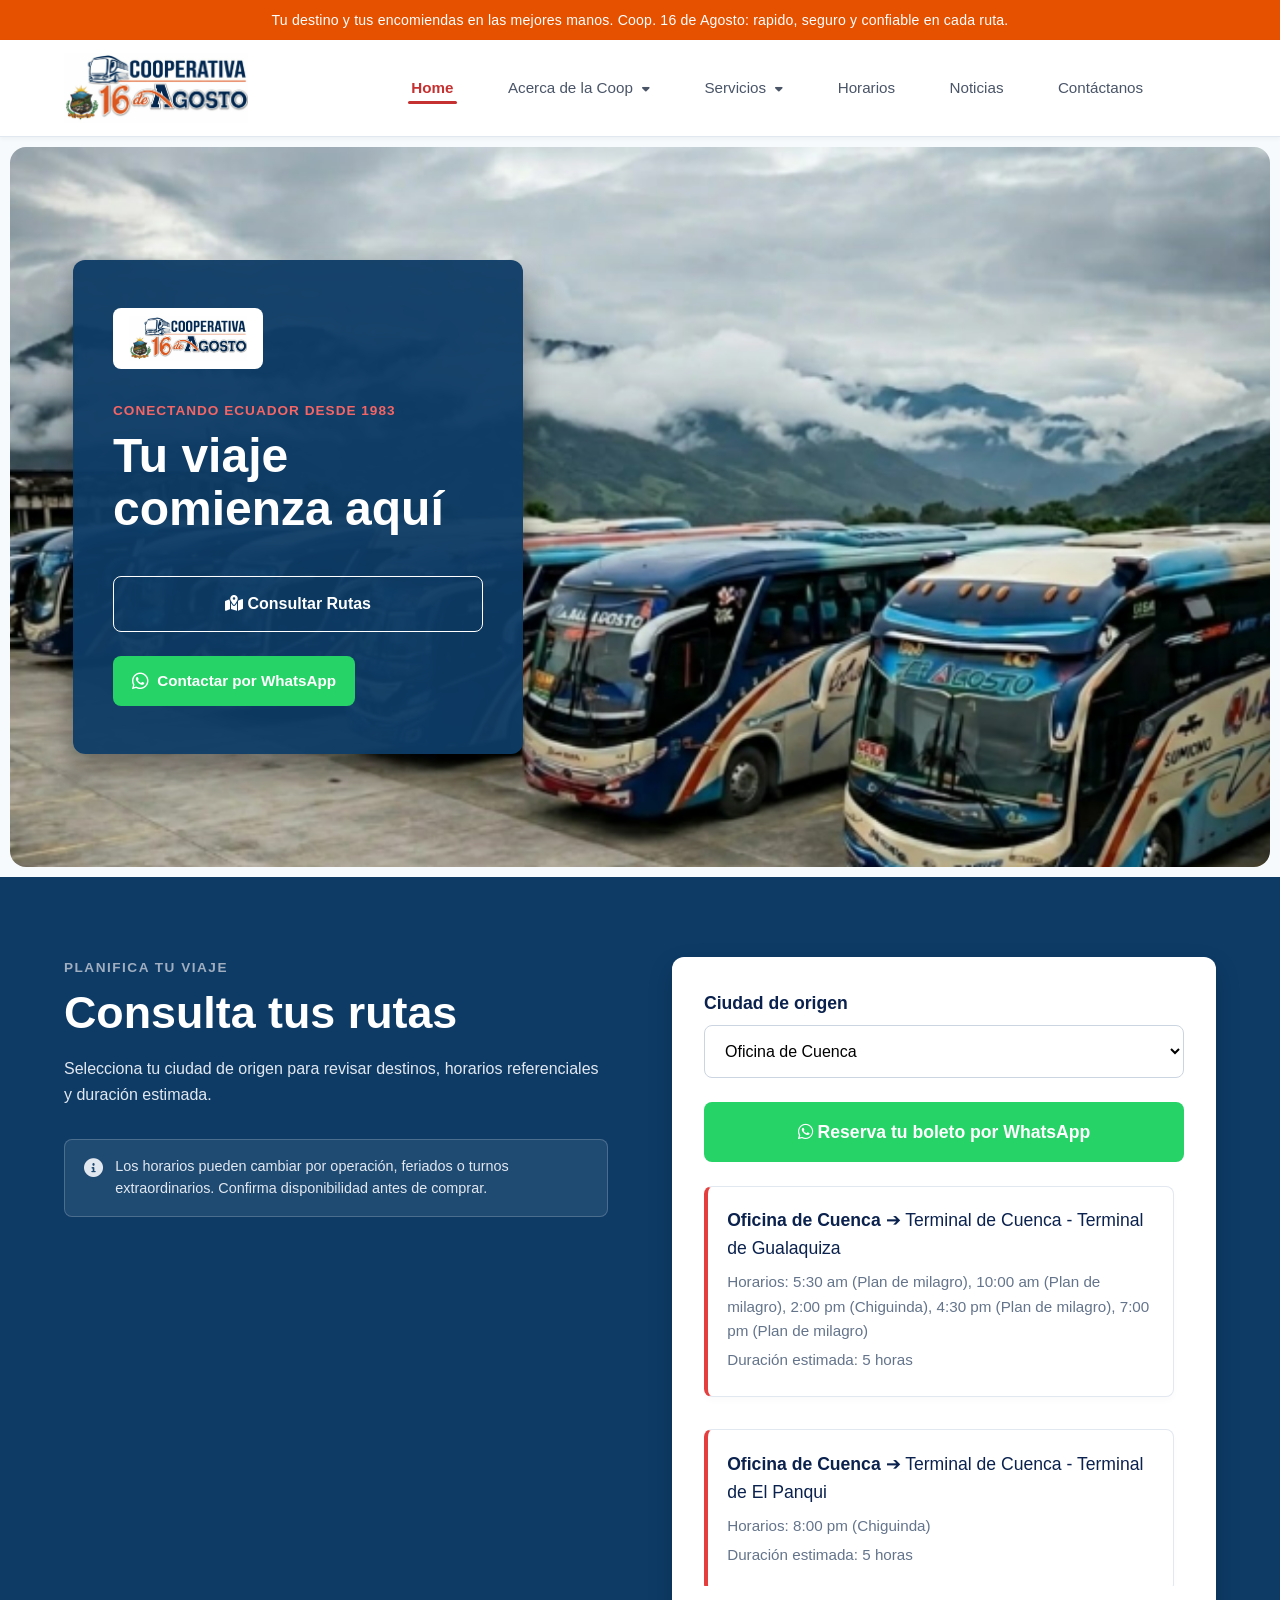
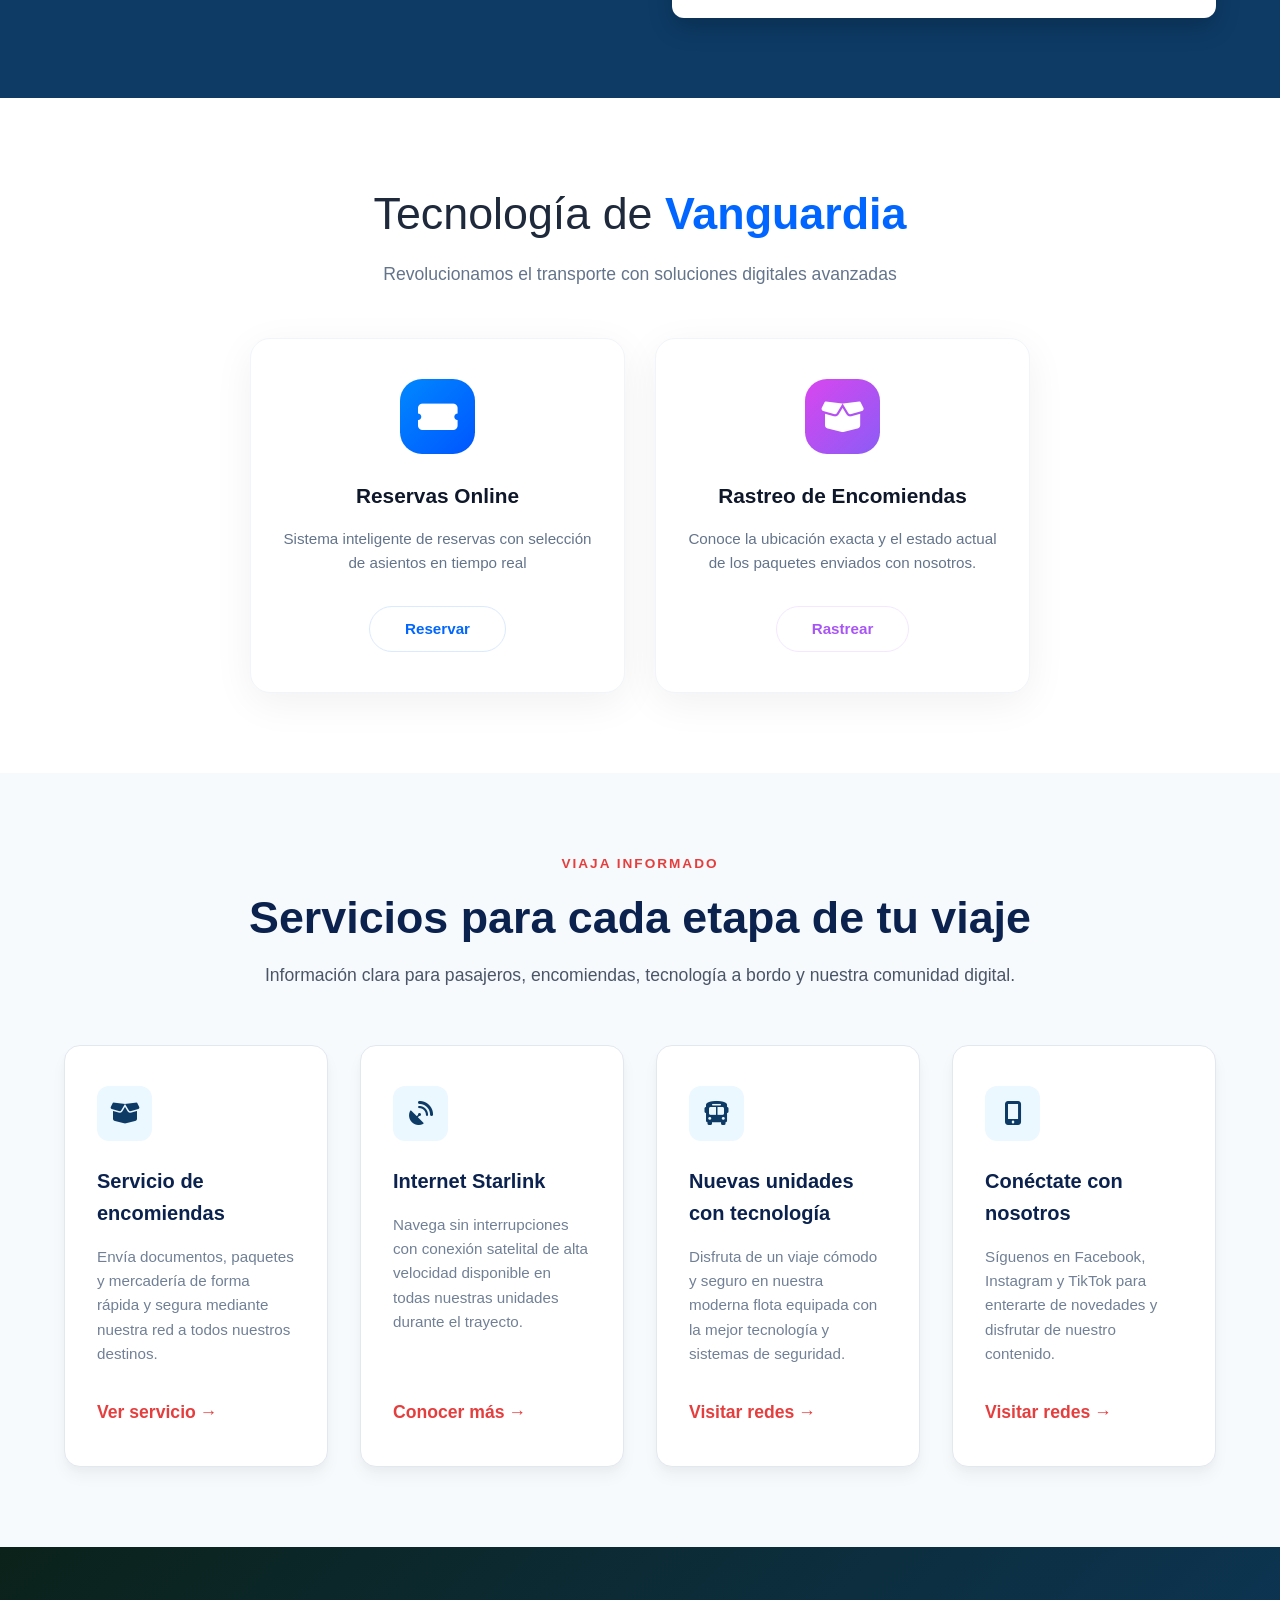
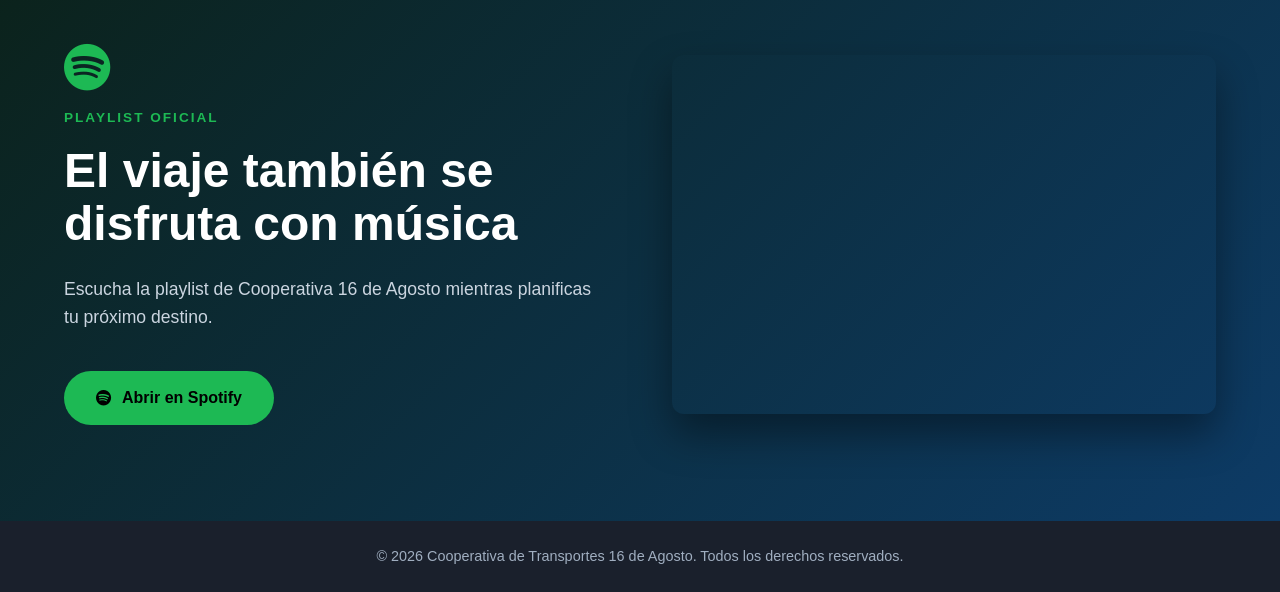
<file: index.html>
<!DOCTYPE html>
<html lang="es">
<head>
    <link rel="icon" type="image/png" href="img/favico 16 de agosto.png">
  <link rel="stylesheet" href="https://cdnjs.cloudflare.com/ajax/libs/font-awesome/6.0.0/css/all.min.css">
  <meta charset="UTF-8">
  <meta name="viewport" content="width=device-width, initial-scale=1.0">
  <title>Home | Cooperativa 16 de Agosto</title>
  <link rel="stylesheet" href="styles.css">
</head>
<body>

  <!-- ================= ENCABEZADO ================= -->
  <header>
    <!-- Bloque 1: Franja anaranjada con el lema -->
    <div class="barra-lema">
      <div class="contenedor">
        <p>Tu destino y tus encomiendas en las mejores manos. Coop. 16 de Agosto: rapido, seguro y confiable en cada ruta.</p>
      </div>
    </div>

    <!-- Bloque 2: Logotipo, botón celular y menú -->
    <div class="barra-navegacion">
      <div class="contenedor nav-contenido">
        
        <!-- Logotipo -->
        <div class="marca">
          <a href="index.html" class="enlace-marca">
            <img src="img/logotipo 16 de agosto .png" alt="Logotipo Cooperativa 16 de Agosto" class="logo-img">
          </a>
        </div>

        <!-- Botón de menú hamburguesa (Oculto en PC, visible en celular) -->
        <button class="menu-hamburguesa" id="btn-menu">
          <i class="fa-solid fa-bars"></i>
        </button>
        
        <!-- Menú a la derecha -->
        <nav class="menu-derecho">
          <ul>
            <li><a href="index.html" class="activo">Home</a></li>
            
            <li class="item-desplegable">
              <a href="#">Acerca de la Coop <i class="fa-solid fa-caret-down" style="font-size: 0.8em; margin-left: 5px;"></i></a>
              <ul class="sub-menu">
                <li><a href="acerca.html">Nuestra historia</a></li>
                <li><a href="redes.html">Nuestras redes sociales</a></li>
              </ul>
            </li>
            
            <li class="item-desplegable">
              <a href="#">Servicios <i class="fa-solid fa-caret-down" style="font-size: 0.8em; margin-left: 5px;"></i></a>
              <ul class="sub-menu">
                <li><a href="encomiendas.html">Encomiendas</a></li>
                <li><a href="rastreodeencomiendas.html">Rastreo de Encomiendas</a></li>
              </ul>
            </li>

            <li><a href="horarios.html">Horarios</a></li>
            <li><a href="noticias.html">Noticias</a></li>
            <li><a href="contacto.html">Contáctanos</a></li>
          </ul>
        </nav>

      </div>
    </div>
  </header>
  <!-- ================= FIN DEL ENCABEZADO ================= -->

  <!-- contenido de la pagina home -->


<!-- contenido de la pagina home -->
  <!-- Sección Hero (Fondo e imagen) -->
  <section class="seccion-hero">
    <div class="contenedor">
      <div class="tarjeta-oscura">
        <!-- Caja blanca con el logo -->
        <div class="caja-logo">
          <img src="img/logotipo 16 de agosto .png" alt="Logotipo Coop 16 de Agosto">
        </div>
        
        <!-- Textos -->
        <p class="texto-rojo">CONECTANDO ECUADOR DESDE 1983</p>
        <h1 class="titulo-blanco">Tu viaje comienza aquí</h1>
        
        <!-- Botones -->
         <div class="botones-accion">
          
          
  <a href="horarios.html" class="boton-rutas">
    <i class="fa-solid fa-map-location-dot"></i> Consultar Rutas
  </a>
  <a href="https://wa.me/+593939040601" class="boton-whatsapp" target="_blank">
    <i class="fa-brands fa-whatsapp"></i> Contactar por WhatsApp
  </a>
</div>
</section>

<!-- SECCIÓN CONSULTA DE RUTAS -->
  <section class="seccion-consulta">
    <div class="contenedor fila-consulta">
      
      <!-- Columna Izquierda: Textos -->
      <div class="columna-texto">
        <p class="subtitulo-viaje">PLANIFICA TU VIAJE</p>
        <h2 class="titulo-consulta">Consulta tus rutas</h2>
        <p class="descripcion-consulta">Selecciona tu ciudad de origen para revisar destinos, horarios referenciales y duración estimada.</p>
        
        <div class="caja-alerta">
          <i class="fa-solid fa-circle-info"></i>
          <p>Los horarios pueden cambiar por operación, feriados o turnos extraordinarios. Confirma disponibilidad antes de comprar.</p>
        </div>
      </div>

      <!-- Columna Derecha: Tarjeta Blanca Interactiva -->
   <div class="columna-tarjeta">
   <div class="tarjeta-blanca-rutas">
    <label for="origen" class="label-origen">Ciudad de origen</label>
    
    <!-- Se añadieron los "value" cortos a cada opción -->
    <select id="origen" class="select-origen">
      <option value="cuenca">Oficina de Cuenca</option>
      <option value="gualaquiza">Oficina de Gualaquiza</option>
      <option value="gualaceo">Oficina de Gualaceo</option>
      <option value="elpangui">Oficina de El pangui</option>
      <option value="loja">Oficina de Loja</option>
      <option value="limon">Oficina de Limon</option>
      <option value="macas">Oficina de Macas</option>
      <option value="sanjuanbosco">Oficina de San Juan Bosco</option>
    </select>

    <!-- Botón único de WhatsApp -->
    <a href="https://wa.me/+593939040601" class="boton-reserva-wa" target="_blank">
      <i class="fa-brands fa-whatsapp"></i> Reserva tu boleto por WhatsApp
    </a>

    <!-- Contenedor con Scroll para las rutas -->
    <div class="lista-rutas-scroll">
      
      <!-- Se añadió data-origen="cuenca" para que coincida con el select -->
      <div class="item-ruta" data-origen="cuenca">
        <p class="ruta-destino"><strong>Oficina de Cuenca</strong> ➔ Terminal de Cuenca - Terminal de Gualaquiza</p>
        <p class="ruta-detalle">Horarios: 5:30 am (Plan de milagro), 10:00 am (Plan de milagro), 2:00 pm (Chiguinda), 4:30 pm (Plan de milagro), 7:00 pm (Plan de milagro) </p>
        <p class="ruta-detalle">Duración estimada: 5 horas</p>
      </div>

      <div class="item-ruta" data-origen="cuenca">
        <p class="ruta-destino"><strong>Oficina de Cuenca</strong> ➔ Terminal de Cuenca - Terminal de El Panqui</p>
        <p class="ruta-detalle">Horarios: 8:00 pm (Chiguinda) </p>
        <p class="ruta-detalle">Duración estimada: 5 horas</p>
      </div>

      <div class="item-ruta" data-origen="gualaquiza">
        <p class="ruta-destino"><strong>Oficina de Gualaquiza</strong> ➔ Terminal de Gualaquiza - Terminal de Cuenca </p>
        <p class="ruta-detalle">Horarios: 1:30am (Chiguinda), 2:30 am (Plan de milagro), 7:00 am (Plan de milagro), 2:00 pm (Chiguinda), 8:00 pm (Plan de milagro), 10:00 pm (Chiguinda)</p>
        <p class="ruta-detalle">Duración estimada: 5 horas</p>
      </div>

      <div class="item-ruta" data-origen="gualaquiza">
        <p class="ruta-destino"><strong>Oficina de Gualaquiza</strong> ➔ Terminal de Gualaquiza - Terminal de Macas </p>
        <p class="ruta-detalle">Horarios: 00:00 am, 8:30 am, 2:00 pm</p>
        <p class="ruta-detalle">Duración estimada: 6 horas</p>
      </div>

      <div class="item-ruta" data-origen="gualaceo">
        <p class="ruta-destino"><strong>Oficina de Gualaceo</strong> ➔ Terminal de Gualaceo - Terminal de Cuenca </p>
        <p class="ruta-detalle">Horarios: 11:00 am, 3:00 pm, 5:30 pm, 8:00 pm</p>
        <p class="ruta-detalle">Duración estimada: 5 horas</p>
      </div>

       <div class="item-ruta" data-origen="gualaceo">
        <p class="ruta-destino"><strong>Oficina de Gualaceo</strong> ➔ Terminal de Gualaceo - Terminal de El Panqui </p>
        <p class="ruta-detalle">Horarios: 9:00 pm</p>
        <p class="ruta-detalle">Duración estimada: 6 horas</p>
      </div>

      <div class="item-ruta" data-origen="elpangui">
        <p class="ruta-destino"><strong>Oficina de El pangui</strong> ➔ Terminal de El Pangui - Terminal de Cuenca </p>
        <p class="ruta-detalle">Horarios: 1:30 am, 7:00 pm</p>
        <p class="ruta-detalle">Duración estimada: 6 horas</p>
      </div>


      

      <div class="item-ruta" data-origen="limon">
        <p class="ruta-destino"><strong>Oficina de Limon</strong> ➔ Terminal de Limon - Terminal de Gualaquiza </p>
        <p class="ruta-detalle">Horarios: 10:40 am, 5:00 pm, 8:30 pm</p>
        <p class="ruta-detalle">Duración estimada: 3 horas</p>
      </div>

      <div class="item-ruta" data-origen="limon">
        <p class="ruta-destino"><strong>Oficina de Limon</strong> ➔ Terminal de Limon - Terminal de Macas </p>
        <p class="ruta-detalle">Horarios: 11:15 am, 5:00 pm, 3:00 am</p>
        <p class="ruta-detalle">Duración estimada: 3 horas</p>
      </div>

      <div class="item-ruta" data-origen="loja">
        <p class="ruta-destino"><strong>Oficina de Loja (Alianza con la Cariamanga)</strong> ➔ Terminal de Loja - Terminal de El Panqui </p>
        <p class="ruta-detalle">Horarios: 10:30 pm</p>
        <p class="ruta-detalle">Duración estimada: 4 horas</p>
      </div>

      <div class="item-ruta" data-origen="loja">
        <p class="ruta-destino"><strong>Oficina de Loja (Alianza con la Cariamanga)</strong> ➔ Terminal de Loja - Terminal de Gualaquiza </p>
        <p class="ruta-detalle">Horarios: 10:30 pm</p>
        <p class="ruta-detalle">Duración estimada: 4 horas</p>
      </div>

      <div class="item-ruta" data-origen="loja">
        <p class="ruta-destino"><strong>Oficina de Loja (Alianza con la Cariamanga)</strong> ➔ Terminal de Loja - Terminal de Cuenca </p>
        <p class="ruta-detalle">Horarios: 20h50, 23h50</p>
        <p class="ruta-detalle">Duración estimada: 9:30 horas</p>
      </div>

      <div class="item-ruta" data-origen="macas">
        <p class="ruta-destino"><strong>Oficina de Macas</strong> ➔ Terminal de Macas - Terminal de Gualaquiza </p>
        <p class="ruta-detalle">Horarios: 7:30 am, 2:00 pm, 5:20 pm</p>
        <p class="ruta-detalle">Duración estimada: 6 horas</p>
      </div>

      <div class="item-ruta" data-origen="sanjuanbosco">
        <p class="ruta-destino"><strong>Oficina de San Juan Bosco</strong> ➔ San Juan Bosco - Terminal de Gualaquiza </p>
        <p class="ruta-detalle">Horarios: ----------</p>
        <p class="ruta-detalle">Duración estimada: 1:30 horas</p>
      </div>

      <div class="item-ruta" data-origen="sanjuanbosco">
        <p class="ruta-destino"><strong>Oficina de San Juan Bosco</strong> ➔ San Juan Bosco - Terminal de Cuenca </p>
        <p class="ruta-detalle">Horarios: ----------</p>
        <p class="ruta-detalle">Duración estimada: 3:00 horas</p>
      </div>

      <div class="item-ruta" data-origen="sanjuanbosco">
        <p class="ruta-destino"><strong>Oficina de San Juan Bosco</strong> ➔ San Juan Bosco - Terminal de Macas </p>
        <p class="ruta-detalle">Horarios: ----------</p>
        <p class="ruta-detalle">Duración estimada: 3:30 horas</p>
      </div>

    </div>
  </div>
</div>

<!-- SCRIPT OBLIGATORIO: Pega esto justo antes de cerrar tu etiqueta </body> -->
<script>
  document.addEventListener("DOMContentLoaded", function() {
    const selectOrigen = document.getElementById("origen");
    const rutas = document.querySelectorAll(".item-ruta");

    function filtrarRutas() {
      const origenSeleccionado = selectOrigen.value;

      rutas.forEach(ruta => {
        if (ruta.getAttribute("data-origen") === origenSeleccionado) {
          ruta.style.display = "block"; // Muestra si coincide
        } else {
          ruta.style.display = "none";  // Oculta si no coincide
        }
      });
    }

    // Escucha cada vez que el usuario cambia la opción
    selectOrigen.addEventListener("change", filtrarRutas);

    // Ejecuta el filtro inmediatamente al cargar la página
    filtrarRutas();
  });
</script>
            


          </div>
        </div>
      </div>

    </div>
  </section>


<!-- ================= SECCIÓN TECNOLOGÍA DE VANGUARDIA ================= -->
  <section class="seccion-tecnologia">
    <div class="contenedor">
      <div class="cabecera-tecnologia">
        <h2>Tecnología de <span class="destacado-azul">Vanguardia</span></h2>
        <p>Revolucionamos el transporte con soluciones digitales avanzadas</p>
      </div>

      <!-- Ajustado para centrar perfectamente las 2 tarjetas -->
      <div class="grid-tecnologia" style="max-width: 800px; margin: 0 auto;">
        
        <!-- Tarjeta 1: Reservas (Botón en espera) -->
        <div class="tarjeta-tech">
          <div class="icono-tech icono-azul">
            <i class="fa-solid fa-ticket-simple"></i>
          </div>
          <h3>Reservas Online</h3>
          <p>Sistema inteligente de reservas con selección de asientos en tiempo real</p>
          <!-- El enlace está vacío (href="#") para que lo conectes después -->
          <a href="#" class="btn-tech btn-azul">Reservar</a>
        </div>

        <!-- Tarjeta 2: Rastreo (CONECTADO A TU PÁGINA) -->
        <div class="tarjeta-tech">
          <div class="icono-tech icono-morado">
            <i class="fa-solid fa-box-open"></i>
          </div>
          <h3>Rastreo de Encomiendas</h3>
          <p>Conoce la ubicación exacta y el estado actual de los paquetes enviados con nosotros.</p>
          <a href="rastreodeencomiendas.html" class="btn-tech btn-morado">Rastrear</a>
        </div>
        
      </div>
    </div>
  </section>









 <!-- ================= SECCIÓN SERVICIOS (VIAJA INFORMADO) ================= -->
<section class="seccion-servicios">
  <div class="contenedor">
    <!-- Encabezado de la sección -->
    <div class="cabecera-servicios">
      <p class="subtitulo-rojo">VIAJA INFORMADO</p>
      <h2 class="titulo-servicios">Servicios para cada etapa de tu viaje</h2>
      <p class="descripcion-servicios">Información clara para pasajeros, encomiendas, tecnología a bordo y nuestra comunidad digital.</p>
    </div>

    <!-- Cuadrícula de tarjetas -->
    <div class="grid-servicios">
      
      <!-- Tarjeta 1: Encomiendas -->
      <div class="tarjeta-servicio">
        <div class="icono-servicio"><i class="fa-solid fa-box-open"></i></div>
        <h3>Servicio de encomiendas</h3>
        <p>Envía documentos, paquetes y mercadería de forma rápida y segura mediante nuestra red a todos nuestros destinos.</p>
        <a href="encomiendas.html" class="boton-rojo-servicio">Ver servicio</a>
    
      </div>

      <!-- Tarjeta 2: Starlink -->
      <div class="tarjeta-servicio">
        <div class="icono-servicio"><i class="fa-solid fa-satellite-dish"></i></div>
        <h3>Internet Starlink</h3>
        <p>Navega sin interrupciones con conexión satelital de alta velocidad disponible en todas nuestras unidades durante el trayecto.</p>
        
        <a href="noticias.html#noticia-starlink" class="boton-rojo-servicio">Conocer más</a>
      </div>

      <!-- Tarjeta 3: Nuevas Unidades (Movida aquí) -->
      <div class="tarjeta-servicio">
        <div class="icono-servicio"><i class="fa-solid fa-bus"></i></div>
        <h3>Nuevas unidades con tecnología</h3>
        <p>Disfruta de un viaje cómodo y seguro en nuestra moderna flota equipada con la mejor tecnología y sistemas de seguridad.</p>
         <a href="noticias.html#noticia-unidades" class="boton-rojo-servicio">Visitar redes</a>
        
      </div>

      <!-- Tarjeta 4: Redes Sociales (Nueva) -->
      <div class="tarjeta-servicio">
        <div class="icono-servicio"><i class="fa-solid fa-mobile-screen-button"></i></div>
        <h3>Conéctate con nosotros</h3>
        <p>Síguenos en Facebook, Instagram y TikTok para enterarte de novedades y disfrutar de nuestro contenido.</p>
       
        <a href="redes.html" class="boton-rojo-servicio">Visitar redes</a>

    
      </div>

    </div>
  </div>
</section>


<!-- ================= SECCIÓN SPOTIFY ================= -->
<section class="seccion-spotify">
  <div class="contenedor fila-spotify">
    
    <!-- Columna Izquierda: Textos y Botón -->
    <div class="columna-texto-spotify">
      <div class="icono-spotify-logo">
        <i class="fa-brands fa-spotify"></i>
      </div>
      <p class="subtitulo-spotify">PLAYLIST OFICIAL</p>
      <h2 class="titulo-spotify">El viaje también se disfruta con música</h2>
      <p class="descripcion-spotify">Escucha la playlist de Cooperativa 16 de Agosto mientras planificas tu próximo destino.</p>
      
      <!-- Botón que abre la app de Spotify con tu enlace -->
      <a href="https://open.spotify.com/playlist/7rHKawb6hHMxAVEXjq1lJp?si=BYV1knT6TQ6KBLG0qXdbyA&utm_source=whatsapp&pi=he08XvxWTeC04" class="boton-spotify" target="_blank">
        <i class="fa-brands fa-spotify"></i> Abrir en Spotify
      </a>
    </div>

    <!-- Columna Derecha: Reproductor Integrado con tu Playlist -->
    <div class="columna-reproductor">
      <iframe style="border-radius:12px" src="https://open.spotify.com/embed/playlist/7rHKawb6hHMxAVEXjq1lJp?utm_source=generator" width="100%" height="352" frameBorder="0" allowfullscreen="" allow="autoplay; clipboard-write; encrypted-media; fullscreen; picture-in-picture" loading="lazy"></iframe>
    </div>
  </div>
</section>

  </div>
</section>




  <!-- pie de pagina ) -->

  <footer>
    <div class="contenedor">
      <p>&copy; 2026 Cooperativa de Transportes 16 de Agosto. Todos los derechos reservados.</p>
    </div>
  </footer>




 

  <!-- Script para el Menú Hamburguesa y Submenús -->
  <script>
    // 1. Lógica del menú hamburguesa principal
    const btnMenu = document.getElementById('btn-menu');
    const menu = document.querySelector('.menu-derecho ul'); // Aseguramos que seleccione la lista correcta

    btnMenu.addEventListener('click', () => {
      menu.classList.toggle('mostrar-menu');
    });

    // 2. NUEVO: Lógica de los submenús (Acerca de, Servicios)
    const enlacesDesplegables = document.querySelectorAll('.item-desplegable > a');

    enlacesDesplegables.forEach(enlace => {
      enlace.addEventListener('click', function(e) {
        // Esto evita que al tocar el link con "#" la pantalla salte hacia arriba
        e.preventDefault(); 
        
        // Busca la sub-lista que le pertenece a este botón
        const subMenu = this.nextElementSibling;
        
        // La muestra o la oculta
        subMenu.classList.toggle('mostrar-submenu');
      });
    });
  </script>



<!-- ================= SCRIPT PARA EL BOT DE TIDIO ================= -->
  <script src="//code.tidio.co/wey9rvi4hhavc0mz8ik6tlx9dadtlrkl.js" async></script>




</body>
</html>
</file>
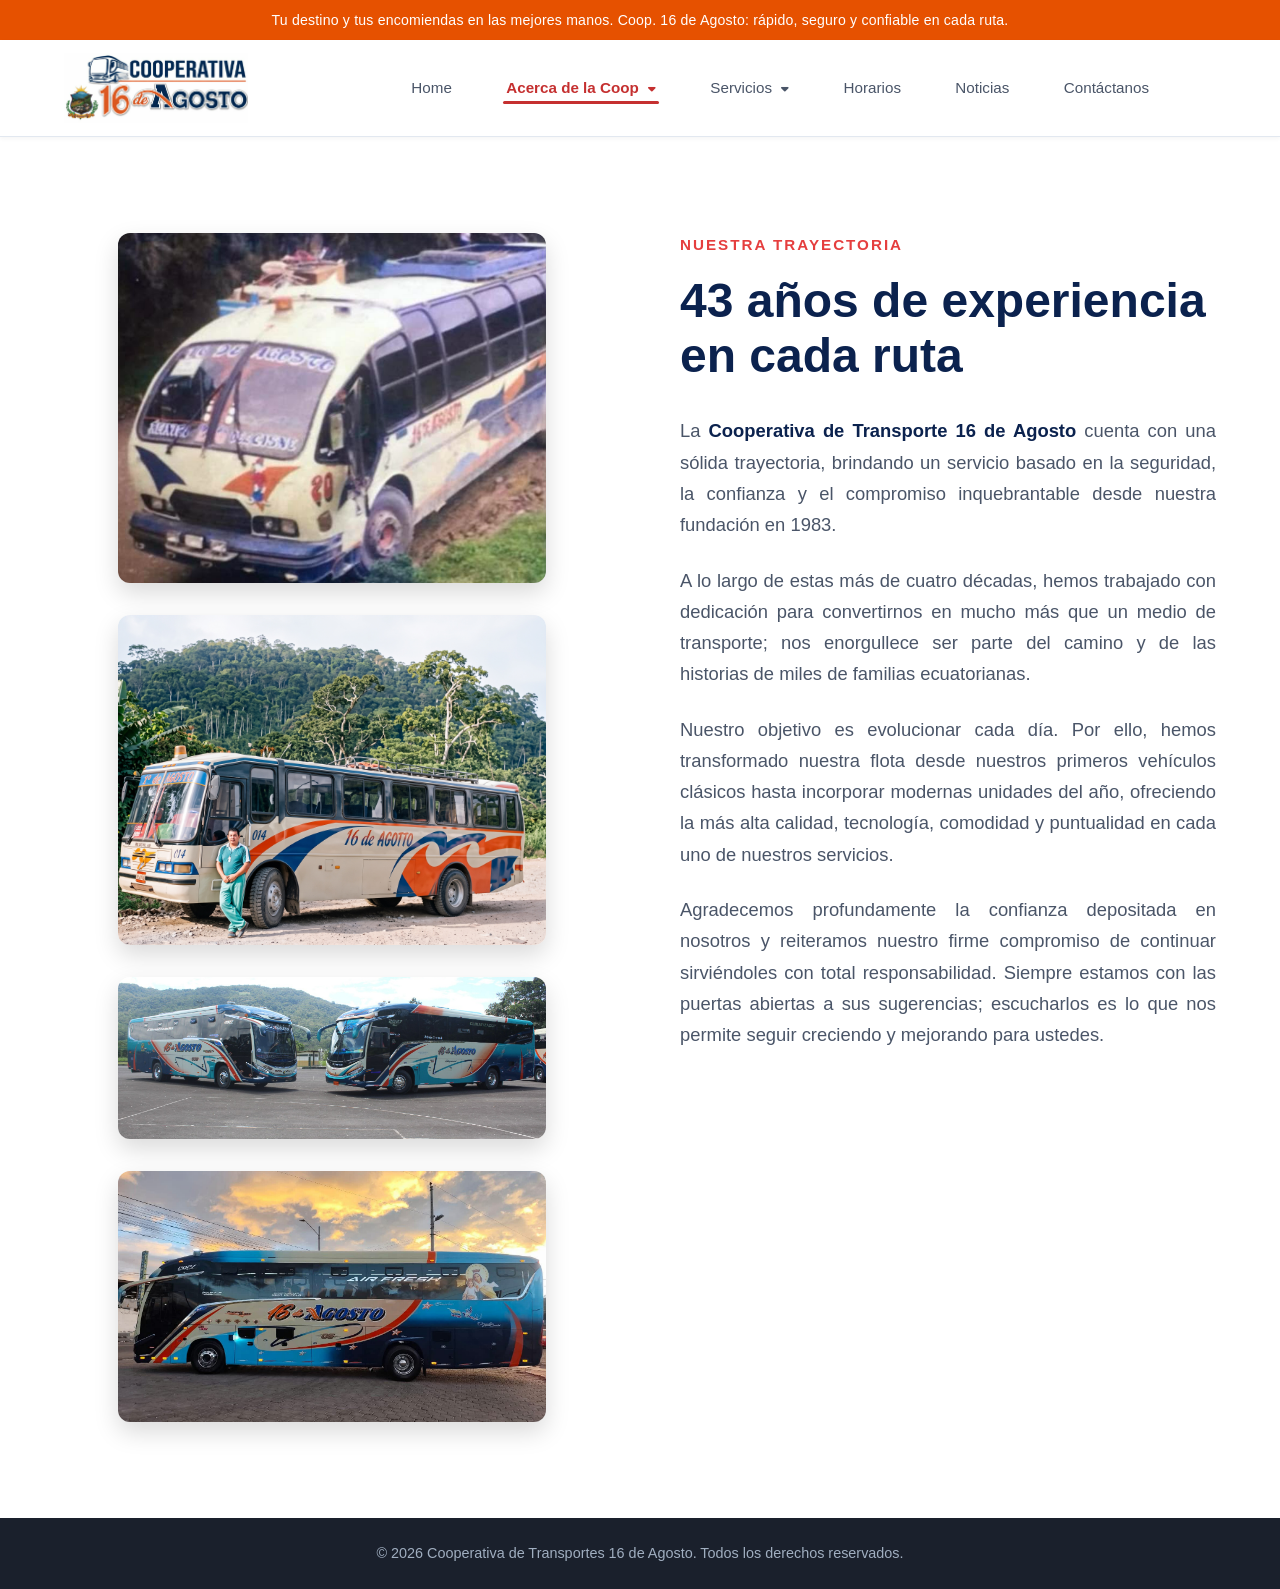
<file: acerca.html>
<!DOCTYPE html>
<html lang="es">
<head>
  <meta charset="UTF-8">
  <meta name="viewport" content="width=device-width, initial-scale=1.0">
  <title>Acerca de la Coop | Cooperativa 16 de Agosto</title>
  <!-- Enlaces CSS -->
     <link rel="icon" type="image/png" href="img/favico 16 de agosto.png">
  <link rel="stylesheet" href="https://cdnjs.cloudflare.com/ajax/libs/font-awesome/6.0.0/css/all.min.css">
  <link rel="stylesheet" href="styles.css">
</head>
<body>

  <!-- ================= ENCABEZADO ================= -->
  <header>
    <div class="barra-lema">
      <div class="contenedor">
        <p>Tu destino y tus encomiendas en las mejores manos. Coop. 16 de Agosto: rápido, seguro y confiable en cada ruta.</p>
      </div>
    </div>

    <div class="barra-navegacion">
      <div class="contenedor nav-contenido">
        
        <div class="marca">
          <a href="index.html" class="enlace-marca">
            <img src="img/logotipo 16 de agosto .png" alt="Logotipo Cooperativa 16 de Agosto" class="logo-img">
          </a>
        </div>

        <!-- Botón de menú hamburguesa (Oculto en PC, visible en celular) -->
        <button class="menu-hamburguesa" id="btn-menu">
          <i class="fa-solid fa-bars"></i>
        </button>

        <nav class="menu-derecho">
          <ul>
            <li><a href="index.html">Home</a></li>
            
            <!-- Inicio del Menú Desplegable -->
            <li class="item-desplegable">
              <!-- Mantenemos href="#" pero le dejamos la clase "activo" para la rayita roja -->
              <a href="#" class="activo">Acerca de la Coop <i class="fa-solid fa-caret-down" style="font-size: 0.8em; margin-left: 5px;"></i></a>
              
              <ul class="sub-menu">
                <li><a href="acerca.html">Nuestra historia</a></li>
                <li><a href="redes.html">Nuestras redes sociales</a></li>
              </ul>
            </li>

            <li class="item-desplegable">
              <a href="#">Servicios <i class="fa-solid fa-caret-down" style="font-size: 0.8em; margin-left: 5px;"></i></a>
              <ul class="sub-menu">
                <li><a href="encomiendas.html">Encomiendas</a></li>
                <li><a href="rastreodeencomiendas.html">Rastreo de Encomiendas</a></li>
              </ul>
            </li>

            <li><a href="horarios.html">Horarios</a></li>
            <li><a href="noticias.html">Noticias</a></li>
            <li><a href="contacto.html">Contáctanos</a></li>
          </ul>
        </nav>
      </div>
    </div>
  </header>

  <!-- ================= CONTENIDO DE "ACERCA DE" ================= -->
  <main class="seccion-historia">
    <div class="contenedor layout-historia">
      
      <!-- Columna Izquierda: Galería de fotos apiladas -->
      <div class="columna-imagenes">
        <img src="img/16 de agosto bus super antiguo 1.png" alt="Bus antiguo de la Cooperativa" class="img-historia">
        <img src="img/16 de agosto bus super antiguo 2.jpg" alt="Bus clásico de la Cooperativa" class="img-historia">
        <img src="img/16 de agosto bus nuevo dos buses 1.png" alt="Nuevas unidades" class="img-historia">
        <img src="img/16 de agosto bus nuevo dos buses 2.png" alt="Flota moderna" class="img-historia">
      </div>

      <!-- Columna Derecha: Texto que te acompaña al bajar (Sticky) -->
      <div class="columna-texto">
        <div class="texto-pegajoso">
          <p class="etiqueta-historia">NUESTRA TRAYECTORIA</p>
          <h1 class="titulo-historia">43 años de experiencia en cada ruta</h1>
          
          <p class="parrafo-historia">
            La <strong>Cooperativa de Transporte 16 de Agosto</strong> cuenta con una sólida trayectoria, brindando un servicio basado en la seguridad, la confianza y el compromiso inquebrantable desde nuestra fundación en 1983.
          </p>
          <p class="parrafo-historia">
            A lo largo de estas más de cuatro décadas, hemos trabajado con dedicación para convertirnos en mucho más que un medio de transporte; nos enorgullece ser parte del camino y de las historias de miles de familias ecuatorianas.
          </p>
          <p class="parrafo-historia">
            Nuestro objetivo es evolucionar cada día. Por ello, hemos transformado nuestra flota desde nuestros primeros vehículos clásicos hasta incorporar modernas unidades del año, ofreciendo la más alta calidad, tecnología, comodidad y puntualidad en cada uno de nuestros servicios.
          </p>
          <p class="parrafo-historia">
            Agradecemos profundamente la confianza depositada en nosotros y reiteramos nuestro firme compromiso de continuar sirviéndoles con total responsabilidad. Siempre estamos con las puertas abiertas a sus sugerencias; escucharlos es lo que nos permite seguir creciendo y mejorando para ustedes.
          </p>
        </div>
      </div>

    </div>
  </main>

  <!-- ================= PIE DE PÁGINA ================= -->
  <footer>
    <div class="contenedor">
      <p>&copy; 2026 Cooperativa de Transportes 16 de Agosto. Todos los derechos reservados.</p>
    </div>
  </footer>

  <!-- ================= SCRIPT PARA EL MENÚ (AÑADIDO) ================= -->
  <script>
    // 1. Lógica del menú hamburguesa principal
    const btnMenu = document.getElementById('btn-menu');
    const menu = document.querySelector('.menu-derecho ul'); 

    btnMenu.addEventListener('click', () => {
      menu.classList.toggle('mostrar-menu');
    });

    // 2. Lógica de los submenús (Acerca de, Servicios)
    const enlacesDesplegables = document.querySelectorAll('.item-desplegable > a');

    enlacesDesplegables.forEach(enlace => {
      enlace.addEventListener('click', function(e) {
        e.preventDefault(); 
        const subMenu = this.nextElementSibling;
        subMenu.classList.toggle('mostrar-submenu');
      });
    });
  </script>

<!-- ================= SCRIPT PARA EL BOT DE TIDIO ================= -->
  <script src="//code.tidio.co/wey9rvi4hhavc0mz8ik6tlx9dadtlrkl.js" async></script>

</body>
</html>
</file>
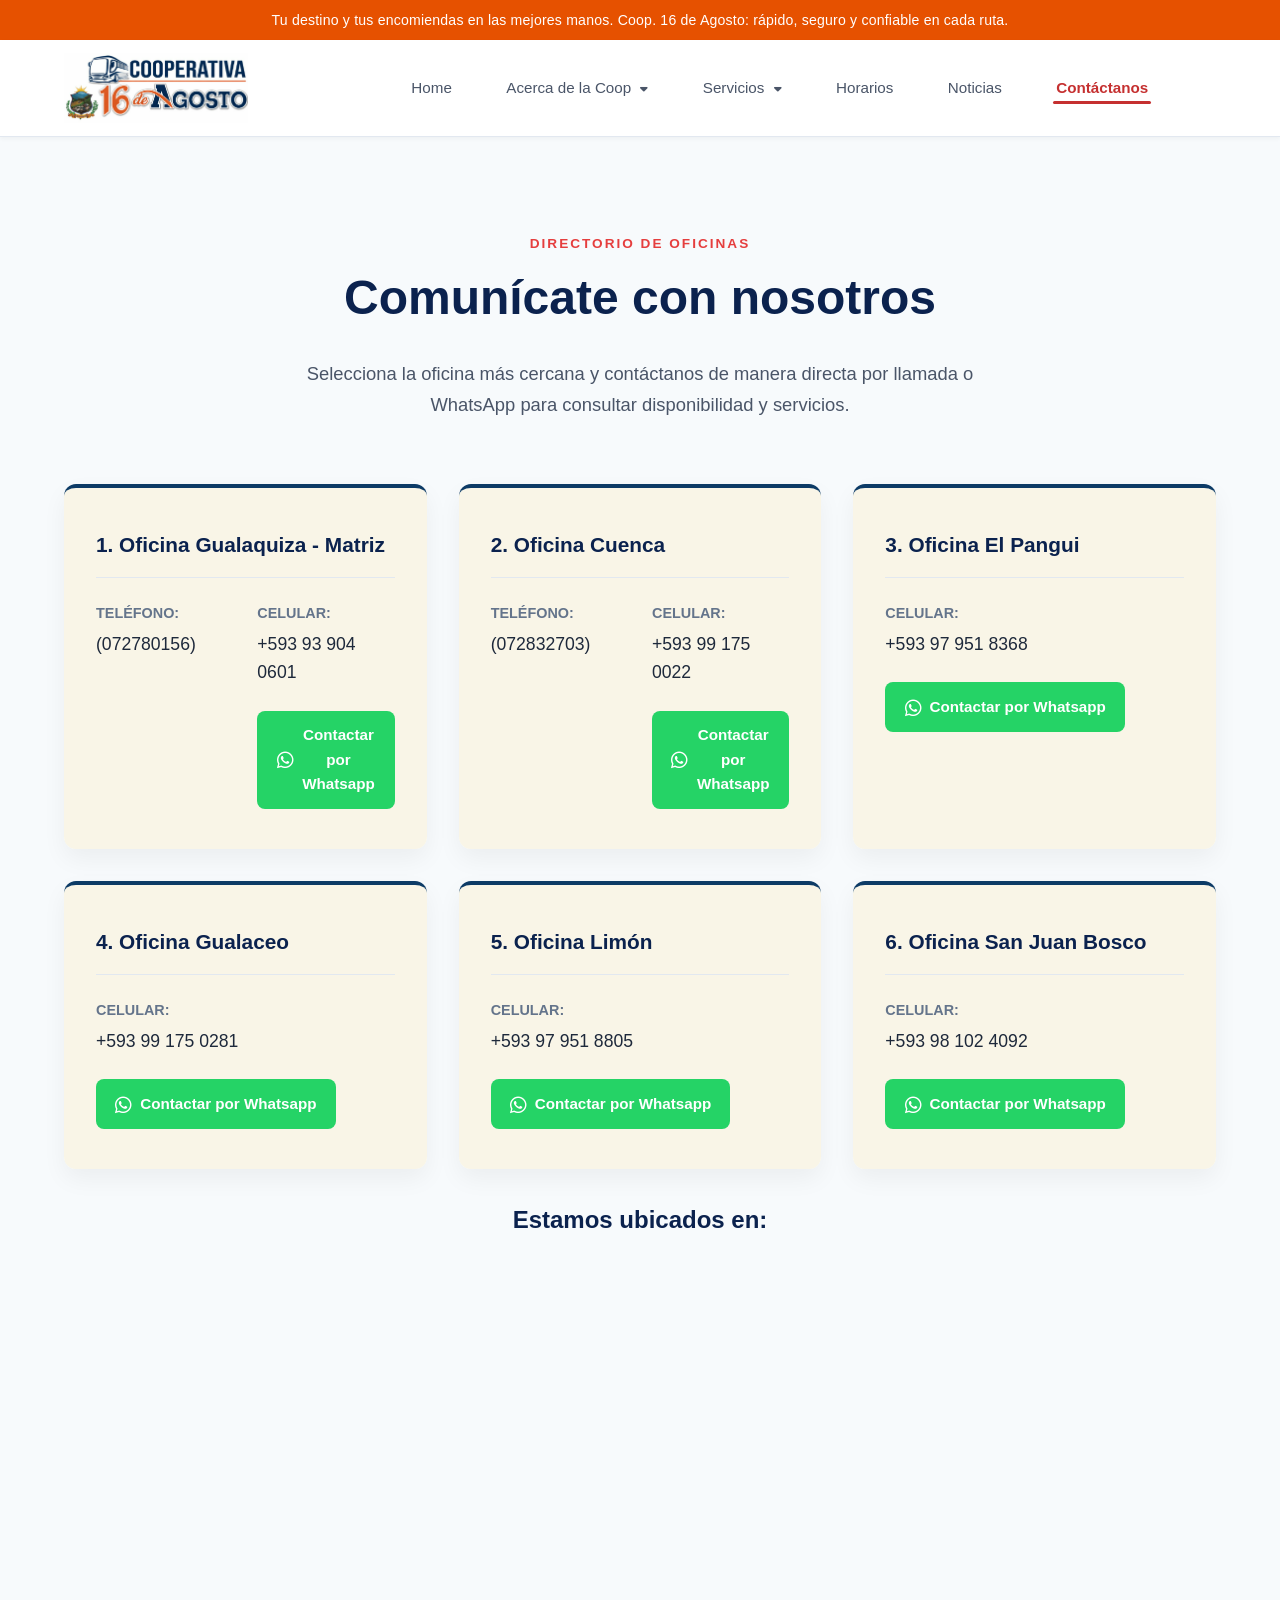
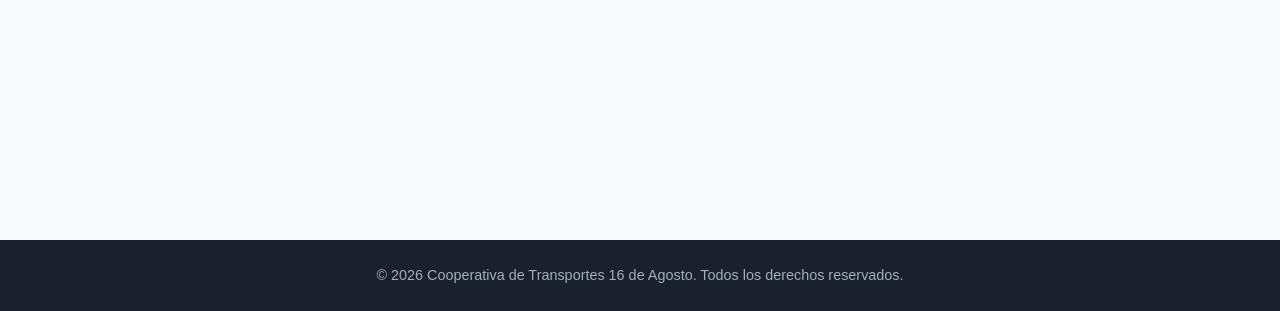
<file: contacto.html>
<!DOCTYPE html>
<html lang="es">
<head>
  <meta charset="UTF-8">
  <meta name="viewport" content="width=device-width, initial-scale=1.0">
  <title>Contáctanos | Cooperativa 16 de Agosto</title>
  <link rel="icon" type="image/png" href="img/favico 16 de agosto.png">
  <link rel="stylesheet" href="https://cdnjs.cloudflare.com/ajax/libs/font-awesome/6.0.0/css/all.min.css">
  <link rel="stylesheet" href="styles.css">
</head>
<body>

  <!-- ================= ENCABEZADO ================= -->
  <header>
    <div class="barra-lema">
      <div class="contenedor">
        <p>Tu destino y tus encomiendas en las mejores manos. Coop. 16 de Agosto: rápido, seguro y confiable en cada ruta.</p>
      </div>
    </div>

    <div class="barra-navegacion">
      <div class="contenedor nav-contenido">
        <div class="marca">
          <a href="index.html" class="enlace-marca">
            <img src="img/logotipo 16 de agosto .png" alt="Logotipo Cooperativa 16 de Agosto" class="logo-img">
          </a>
        </div>

        <!-- ¡BOTÓN DE HAMBURGUESA AÑADIDO AQUÍ! -->
        <button class="menu-hamburguesa" id="btn-menu">
          <i class="fa-solid fa-bars"></i>
        </button>

        <nav class="menu-derecho">
          <ul>
            <li><a href="index.html">Home</a></li>
            
            <li class="item-desplegable">
              <a href="#">Acerca de la Coop <i class="fa-solid fa-caret-down" style="font-size: 0.8em; margin-left: 5px;"></i></a>
              <ul class="sub-menu">
                <li><a href="acerca.html">Nuestra historia</a></li>
                <li><a href="redes.html">Nuestras redes sociales</a></li>
              </ul>
            </li>
            
            <li class="item-desplegable">
              <a href="#">Servicios <i class="fa-solid fa-caret-down" style="font-size: 0.8em; margin-left: 5px;"></i></a>
              <ul class="sub-menu">
                <li><a href="encomiendas.html">Encomiendas</a></li>
                <li><a href="rastreodeencomiendas.html">Rastreo de Encomiendas</a></li>
              </ul>
            </li>
            
            <li><a href="horarios.html">Horarios</a></li>
            <li><a href="noticias.html">Noticias</a></li>
            
            <!-- Botón Normal: Contáctanos (ACTIVO) -->
            <li><a href="contacto.html" class="activo">Contáctanos</a></li>
          </ul>
        </nav>
      </div>
    </div>
  </header>

  <!-- ================= CONTENIDO DE CONTACTOS ================= -->
  <main class="pagina-contacto">
    <div class="contenedor">
      
      <div class="cabecera-contacto">
        <p class="subtitulo-rojo">DIRECTORIO DE OFICINAS</p>
        <h1 class="titulo-historia">Comunícate con nosotros</h1>
        <p class="parrafo-historia centrado">Selecciona la oficina más cercana y contáctanos de manera directa por llamada o WhatsApp para consultar disponibilidad y servicios.</p>
      </div>

      <!-- Cuadrícula de Oficinas -->
      <div class="grid-oficinas">
        
        <!-- 1. Oficina Gualaquiza - Matriz -->
        <div class="tarjeta-oficina">
          <h3 class="titulo-oficina">1. Oficina Gualaquiza - Matriz</h3>
          <hr class="linea-oficina">
          <div class="layout-dual">
            <div class="columna-info">
              <span class="etiqueta-info">Teléfono:</span>
              <span class="dato-info">(072780156)</span>
            </div>
            <div class="columna-info">
              <span class="etiqueta-info">Celular:</span>
              <span class="dato-info">+593 93 904 0601</span>
              <a href="https://wa.me/593939040601" target="_blank" class="boton-whatsapp">
                <i class="fa-brands fa-whatsapp"></i> Contactar por Whatsapp
              </a>
            </div>
          </div>
        </div>

        <!-- 2. Oficina Cuenca -->
        <div class="tarjeta-oficina">
          <h3 class="titulo-oficina">2. Oficina Cuenca</h3>
          <hr class="linea-oficina">
          <div class="layout-dual">
            <div class="columna-info">
              <span class="etiqueta-info">Teléfono:</span>
              <span class="dato-info">(072832703)</span>
            </div>
            <div class="columna-info">
              <span class="etiqueta-info">Celular:</span>
              <span class="dato-info">+593 99 175 0022</span>
              <a href="https://wa.me/593991750022" target="_blank" class="boton-whatsapp">
                <i class="fa-brands fa-whatsapp"></i> Contactar por Whatsapp
              </a>
            </div>
          </div>
        </div>

        <!-- 3. Oficina El Pangui -->
        <div class="tarjeta-oficina">
          <h3 class="titulo-oficina">3. Oficina El Pangui</h3>
          <hr class="linea-oficina">
          <div class="columna-unica">
            <span class="etiqueta-info">Celular:</span>
            <span class="dato-info">+593 97 951 8368</span>
            <a href="https://wa.me/593979518368" target="_blank" class="boton-whatsapp">
              <i class="fa-brands fa-whatsapp"></i> Contactar por Whatsapp
            </a>
          </div>
        </div>

        <!-- 4. Oficina Gualaceo -->
        <div class="tarjeta-oficina">
          <h3 class="titulo-oficina">4. Oficina Gualaceo</h3>
          <hr class="linea-oficina">
          <div class="columna-unica">
            <span class="etiqueta-info">Celular:</span>
            <span class="dato-info">+593 99 175 0281</span>
            <a href="https://wa.me/593991750281" target="_blank" class="boton-whatsapp">
              <i class="fa-brands fa-whatsapp"></i> Contactar por Whatsapp
            </a>
          </div>
        </div>

        <!-- 5. Oficina Limón -->
        <div class="tarjeta-oficina">
          <h3 class="titulo-oficina">5. Oficina Limón</h3>
          <hr class="linea-oficina">
          <div class="columna-unica">
            <span class="etiqueta-info">Celular:</span>
            <span class="dato-info">+593 97 951 8805</span>
            <a href="https://wa.me/593979518805" target="_blank" class="boton-whatsapp">
              <i class="fa-brands fa-whatsapp"></i> Contactar por Whatsapp
            </a>
          </div>
        </div>

        <!-- 6. Oficina San Juan Bosco -->
        <div class="tarjeta-oficina">
          <h3 class="titulo-oficina">6. Oficina San Juan Bosco</h3>
          <hr class="linea-oficina">
          <div class="columna-unica">
            <span class="etiqueta-info">Celular:</span>
            <span class="dato-info">+593 98 102 4092</span>
            <a href="https://wa.me/593981024092" target="_blank" class="boton-whatsapp">
              <i class="fa-brands fa-whatsapp"></i> Contactar por Whatsapp
            </a>
          </div>
        </div>

      </div>
    </div>

    <!-- ================= SECCIÓN DE MAPA ================= -->
    <div class="seccion-mapa contenedor">
      <h2 class="titulo-mapa">Estamos ubicados en:</h2>
      
      <div class="contenedor-iframe">
        <!-- Enlace directo con el nombre exacto de la sede para forzar el pin rojo -->
        <iframe 
          src="https://maps.google.com/maps?q=Sede%20Coop.%2016%20de%20Agosto,%20Av.%20Sixto%20Dur%C3%A1n%20Ball%C3%A9n,%20Gualaquiza&t=&z=16&ie=UTF8&iwloc=&output=embed" 
          allowfullscreen="" 
          loading="lazy" 
          referrerpolicy="no-referrer-when-downgrade">
        </iframe>
      </div>
    </div>
  </main>

  <!-- ================= PIE DE PÁGINA ================= -->
  <footer>
    <div class="contenedor">
      <p>&copy; 2026 Cooperativa de Transportes 16 de Agosto. Todos los derechos reservados.</p>
    </div>
  </footer>

  <!-- ================= SCRIPT PARA EL MENÚ ================= -->
  <script>
    const btnMenu = document.getElementById('btn-menu');
    const menu = document.querySelector('.menu-derecho ul'); 

    btnMenu.addEventListener('click', () => {
      menu.classList.toggle('mostrar-menu');
    });

    const enlacesDesplegables = document.querySelectorAll('.item-desplegable > a');

    enlacesDesplegables.forEach(enlace => {
      enlace.addEventListener('click', function(e) {
        e.preventDefault(); 
        const subMenu = this.nextElementSibling;
        subMenu.classList.toggle('mostrar-submenu');
      });
    });
  </script>
  <!-- ================= SCRIPT PARA EL BOT DE TIDIO ================= -->
  <script src="//code.tidio.co/wey9rvi4hhavc0mz8ik6tlx9dadtlrkl.js" async></script>
</body>
</html>
</file>
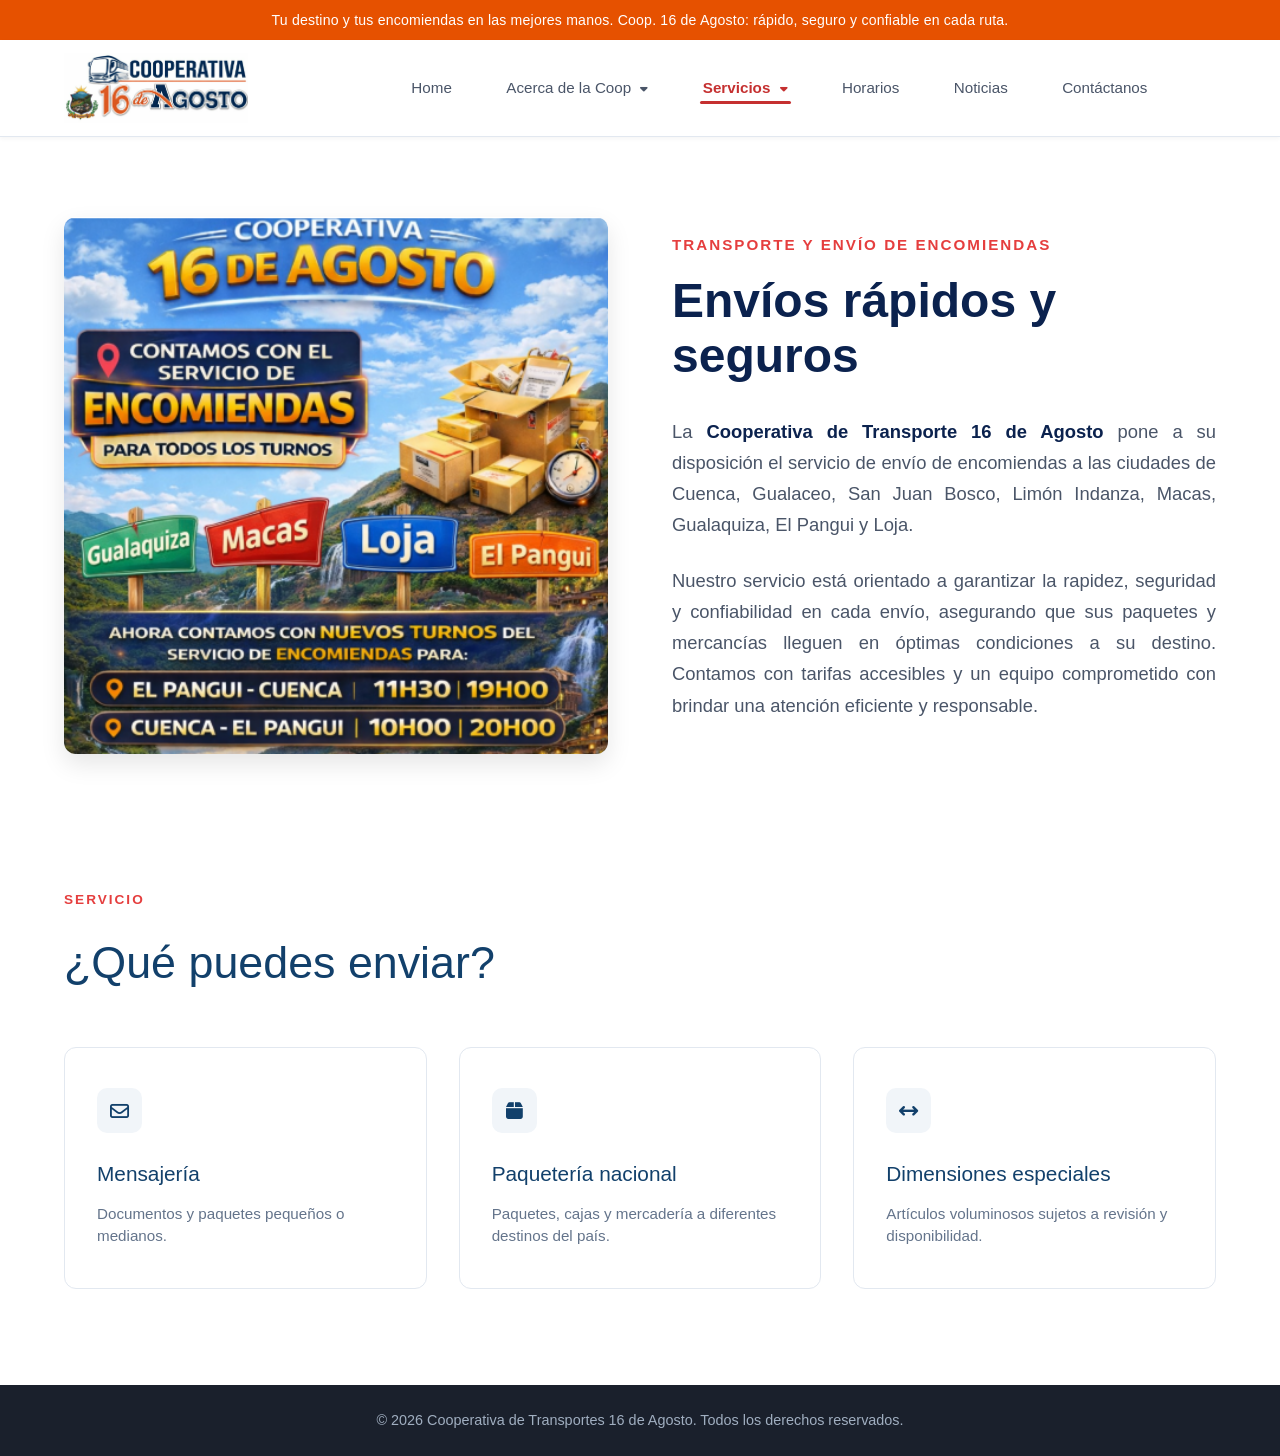
<file: encomiendas.html>
<!DOCTYPE html>
<html lang="es">
<head>
  <meta charset="UTF-8">
  <meta name="viewport" content="width=device-width, initial-scale=1.0">
  <title>Encomiendas | Cooperativa 16 de Agosto</title>
  <link rel="icon" type="image/png" href="img/favico 16 de agosto.png">
  <link rel="stylesheet" href="https://cdnjs.cloudflare.com/ajax/libs/font-awesome/6.0.0/css/all.min.css">
  <link rel="stylesheet" href="styles.css">
</head>
<body>

  <!-- ================= ENCABEZADO ================= -->
  <header>
    <div class="barra-lema">
      <div class="contenedor">
        <p>Tu destino y tus encomiendas en las mejores manos. Coop. 16 de Agosto: rápido, seguro y confiable en cada ruta.</p>
      </div>
    </div>

    <div class="barra-navegacion">
      <div class="contenedor nav-contenido">
        <div class="marca">
          <a href="index.html" class="enlace-marca">
            <img src="img/logotipo 16 de agosto .png" alt="Logotipo Cooperativa 16 de Agosto" class="logo-img">
          </a>
        </div>

        <!-- ¡BOTÓN DE HAMBURGUESA AÑADIDO AQUÍ! -->
        <button class="menu-hamburguesa" id="btn-menu">
          <i class="fa-solid fa-bars"></i>
        </button>

        <nav class="menu-derecho">
          <ul>
            <li><a href="index.html">Home</a></li>
            
            <li class="item-desplegable">
              <a href="#">Acerca de la Coop <i class="fa-solid fa-caret-down" style="font-size: 0.8em; margin-left: 5px;"></i></a>
              <ul class="sub-menu">
                <li><a href="acerca.html">Nuestra historia</a></li>
                <li><a href="redes.html">Nuestras redes sociales</a></li>
              </ul>
            </li>


            <li class="item-desplegable">
              <a href="#" class="activo">Servicios <i class="fa-solid fa-caret-down" style="font-size: 0.8em; margin-left: 5px;"></i></a>
              <ul class="sub-menu">
                <li><a href="encomiendas.html">Encomiendas</a></li>
                <li><a href="rastreodeencomiendas.html">Rastreo de Encomiendas</a></li>
              </ul>
            </li>
         
            
            <li><a href="horarios.html">Horarios</a></li>
            <li><a href="noticias.html">Noticias</a></li>
            <li><a href="contacto.html">Contáctanos</a></li>
          </ul>
        </nav>
      </div>
    </div>
  </header>

  <!-- ================= CONTENIDO DE ENCOMIENDAS ================= -->
  <main class="pagina-encomiendas">
    
    <!-- Sección Superior: Imagen y Descripción -->
    <section class="intro-encomiendas contenedor">
      <div class="columna-img-encomienda">
        <img src="img/encomiendas imagen.png" alt="Servicio de Encomiendas 16 de Agosto" class="img-encomienda-principal">
      </div>
      
      <div class="columna-texto-encomienda">
        <p class="etiqueta-historia">TRANSPORTE Y ENVÍO DE ENCOMIENDAS</p>
        <h1 class="titulo-historia">Envíos rápidos y seguros</h1>
        <p class="parrafo-historia">
          La <strong>Cooperativa de Transporte 16 de Agosto</strong> pone a su disposición el servicio de envío de encomiendas a las ciudades de Cuenca, Gualaceo, San Juan Bosco, Limón Indanza, Macas, Gualaquiza, El Pangui y Loja.
        </p>
        <p class="parrafo-historia">
          Nuestro servicio está orientado a garantizar la rapidez, seguridad y confiabilidad en cada envío, asegurando que sus paquetes y mercancías lleguen en óptimas condiciones a su destino. Contamos con tarifas accesibles y un equipo comprometido con brindar una atención eficiente y responsable.
        </p>
      </div>
    </section>

    <!-- Sección Inferior: ¿Qué puedes enviar? -->
    <section class="tipos-envio contenedor">
      <div class="cabecera-tipos">
        <p class="subtitulo-rojo">SERVICIO</p>
        <h2 class="titulo-seccion-ligero">¿Qué puedes enviar?</h2>
      </div>

      <div class="grid-tipos-envio">
        <div class="tarjeta-tipo">
          <div class="icono-tipo"><i class="fa-regular fa-envelope"></i></div>
          <h3>Mensajería</h3>
          <p>Documentos y paquetes pequeños o medianos.</p>
        </div>
        <div class="tarjeta-tipo">
          <div class="icono-tipo"><i class="fa-solid fa-box"></i></div>
          <h3>Paquetería nacional</h3>
          <p>Paquetes, cajas y mercadería a diferentes destinos del país.</p>
        </div>
        <div class="tarjeta-tipo">
          <div class="icono-tipo"><i class="fa-solid fa-arrows-left-right"></i></div>
          <h3>Dimensiones especiales</h3>
          <p>Artículos voluminosos sujetos a revisión y disponibilidad.</p>
        </div>
      </div>
    </section>
    
  </main>

  <!-- ================= PIE DE PÁGINA ================= -->
  <footer>
    <div class="contenedor">
      <p>&copy; 2026 Cooperativa de Transportes 16 de Agosto. Todos los derechos reservados.</p>
    </div>
  </footer>

  <!-- ================= SCRIPT PARA EL MENÚ ================= -->
  <script>
    const btnMenu = document.getElementById('btn-menu');
    const menu = document.querySelector('.menu-derecho ul'); 

    btnMenu.addEventListener('click', () => {
      menu.classList.toggle('mostrar-menu');
    });

    const enlacesDesplegables = document.querySelectorAll('.item-desplegable > a');

    enlacesDesplegables.forEach(enlace => {
      enlace.addEventListener('click', function(e) {
        e.preventDefault(); 
        const subMenu = this.nextElementSibling;
        subMenu.classList.toggle('mostrar-submenu');
      });
    });
  </script>
  <!-- ================= SCRIPT PARA EL BOT DE TIDIO ================= -->
  <script src="//code.tidio.co/wey9rvi4hhavc0mz8ik6tlx9dadtlrkl.js" async></script>
</body>
</html>
</file>
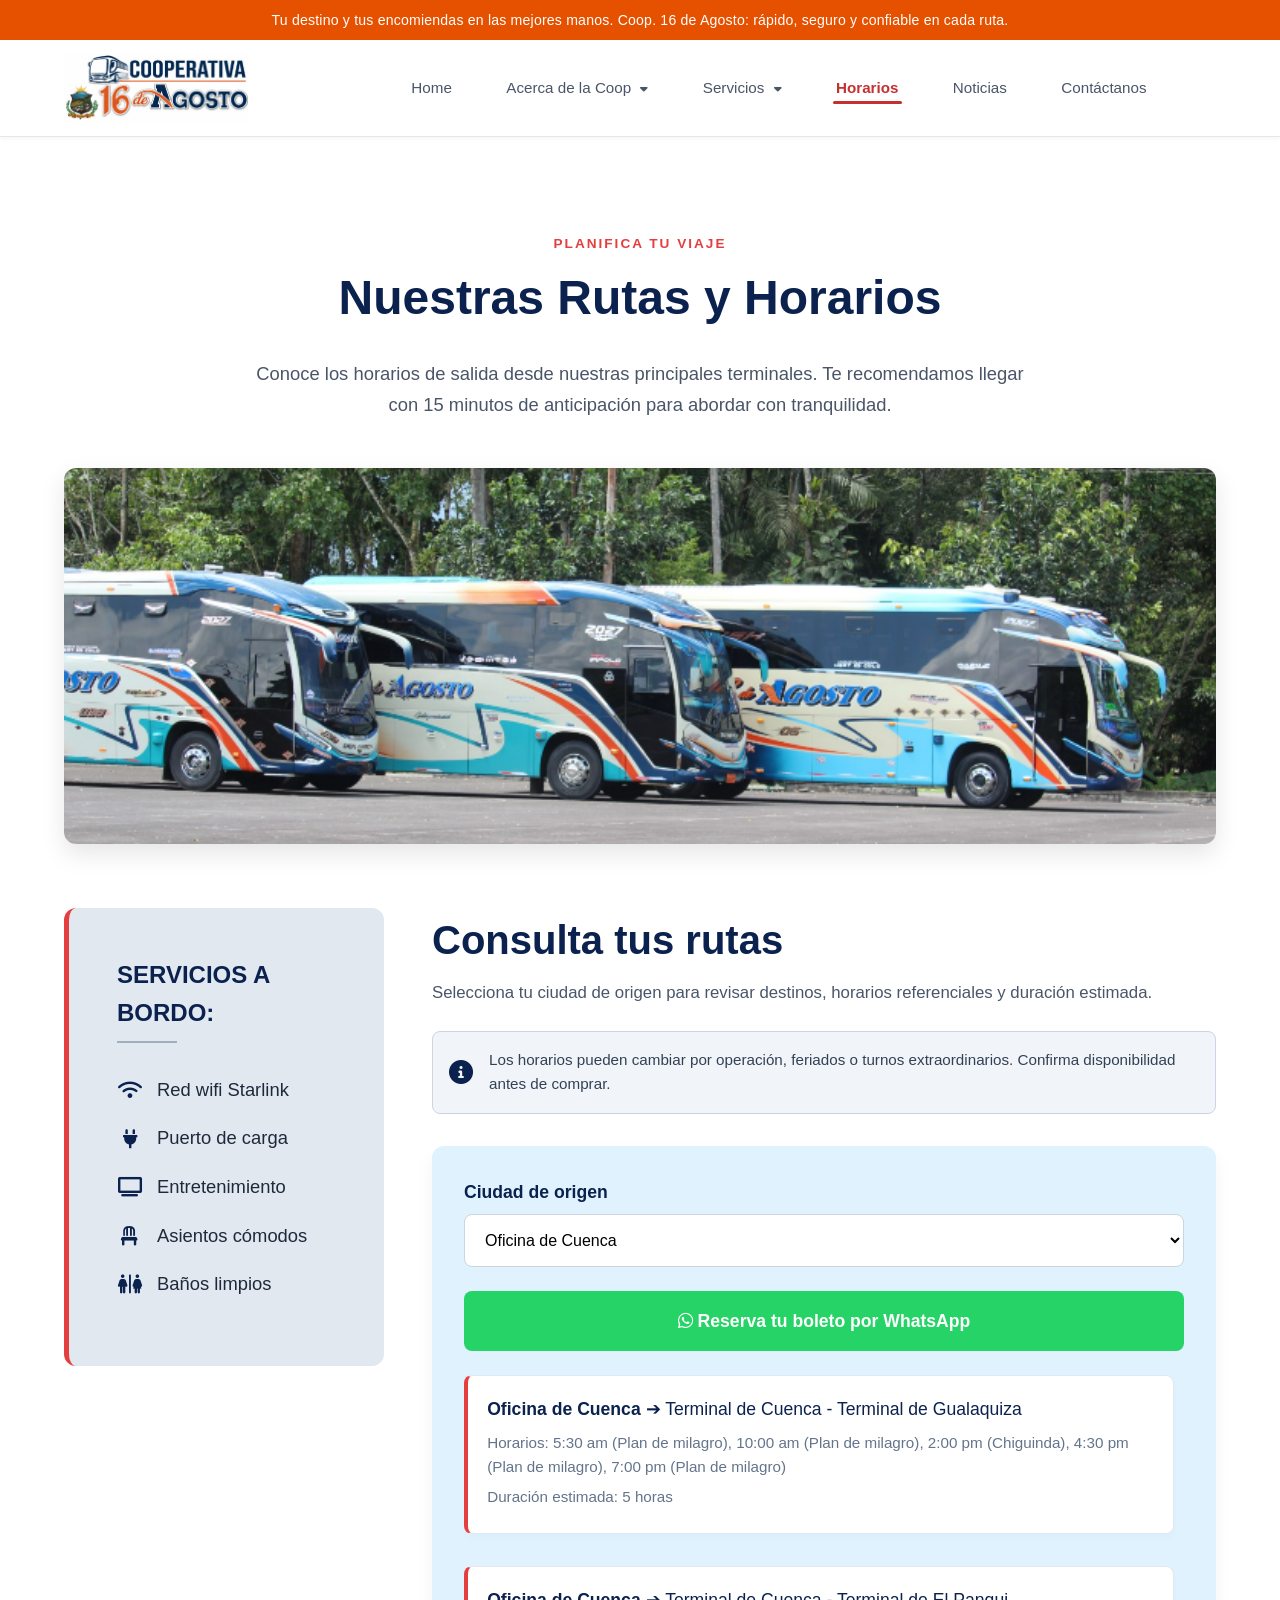
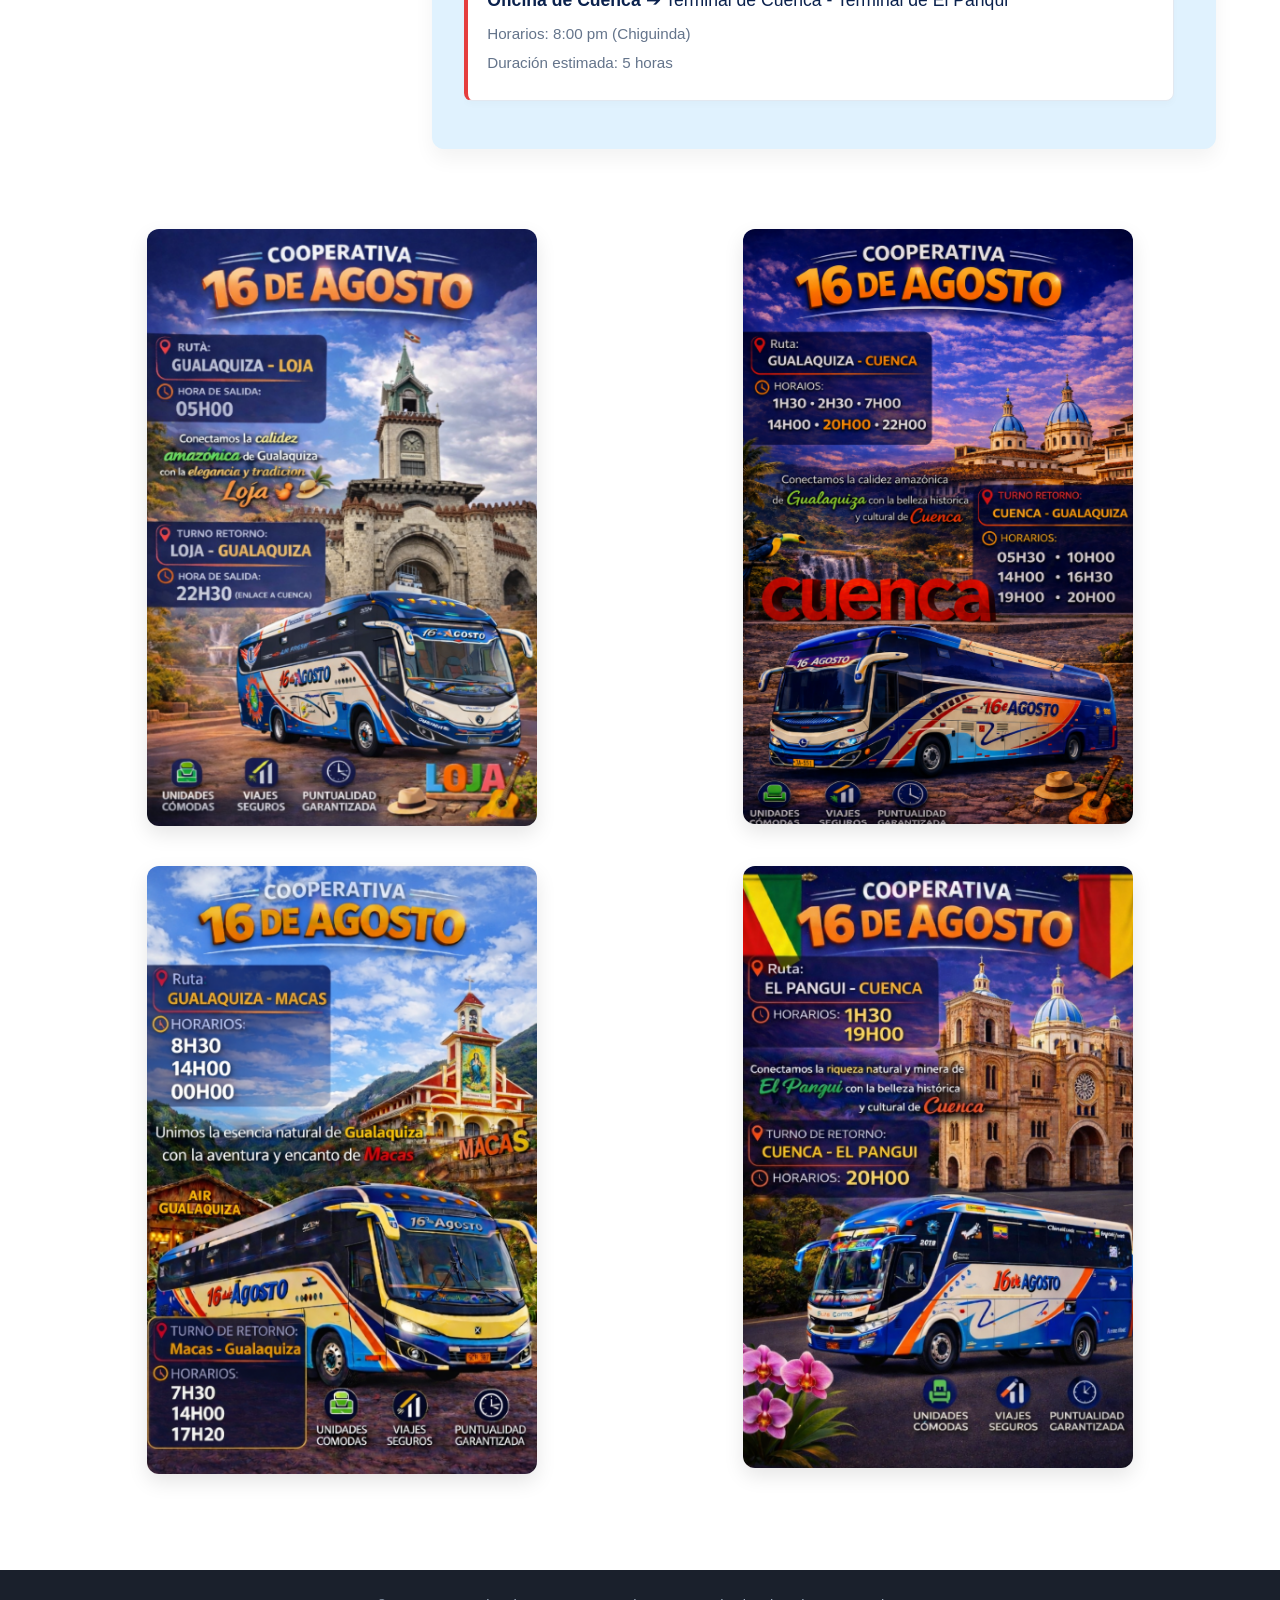
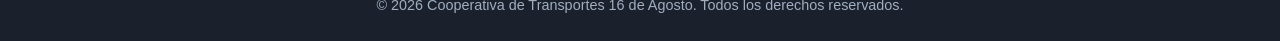
<file: horarios.html>
<!DOCTYPE html>
<html lang="es">
<head>
  <meta charset="UTF-8">
  <meta name="viewport" content="width=device-width, initial-scale=1.0">
  <title>Horarios | Cooperativa 16 de Agosto</title>
    <link rel="icon" type="image/png" href="img/favico 16 de agosto.png">
  <link rel="stylesheet" href="https://cdnjs.cloudflare.com/ajax/libs/font-awesome/6.0.0/css/all.min.css">
  <link rel="stylesheet" href="styles.css">
</head>
<body>

  <!-- ================= ENCABEZADO ================= -->
  <header>
    <div class="barra-lema">
      <div class="contenedor">
        <p>Tu destino y tus encomiendas en las mejores manos. Coop. 16 de Agosto: rápido, seguro y confiable en cada ruta.</p>
      </div>
    </div>

    <div class="barra-navegacion">
      <div class="contenedor nav-contenido">
        <div class="marca">
          <a href="index.html" class="enlace-marca">
            <img src="img/logotipo 16 de agosto .png" alt="Logotipo Cooperativa 16 de Agosto" class="logo-img">
          </a>
        </div>

        <!-- ¡BOTÓN DE HAMBURGUESA AÑADIDO AQUÍ! -->
        <button class="menu-hamburguesa" id="btn-menu">
          <i class="fa-solid fa-bars"></i>
        </button>

        <nav class="menu-derecho">
          <ul>
            <li><a href="index.html">Home</a></li>
            
            <li class="item-desplegable">
              <a href="#">Acerca de la Coop <i class="fa-solid fa-caret-down" style="font-size: 0.8em; margin-left: 5px;"></i></a>
              <ul class="sub-menu">
                <li><a href="acerca.html">Nuestra historia</a></li>
                <li><a href="redes.html">Nuestras redes sociales</a></li>
              </ul>
            </li>
            
            <li class="item-desplegable">
              <a href="#">Servicios <i class="fa-solid fa-caret-down" style="font-size: 0.8em; margin-left: 5px;"></i></a>
              <ul class="sub-menu">
                <li><a href="encomiendas.html">Encomiendas</a></li>
                <li><a href="rastreodeencomiendas.html">Rastreo de Encomiendas</a></li>
              </ul>
            </li>
            
            <li><a href="horarios.html" class="activo">Horarios</a></li>
            <li><a href="noticias.html">Noticias</a></li>
            <li><a href="contacto.html">Contáctanos</a></li>
          </ul>
        </nav>
      </div>
    </div>
  </header>

  <!-- ================= CONTENIDO DE HORARIOS ================= -->
  <main class="pagina-horarios">
    <div class="contenedor">
      
      <div class="cabecera-horarios">
        <p class="subtitulo-rojo">PLANIFICA TU VIAJE</p>
        <h1 class="titulo-historia">Nuestras Rutas y Horarios</h1>
        <p class="parrafo-historia centrado">Conoce los horarios de salida desde nuestras principales terminales. Te recomendamos llegar con 15 minutos de anticipación para abordar con tranquilidad.</p>
      </div>

      <div class="imagen-destacada-horarios">
        <img src="img/16 de agosto 3 nuevos.png" alt="Nuevas unidades de la Cooperativa" class="img-fluida">
      </div>

      <div class="layout-servicios-bordo">
        
        <!-- Lado Izquierdo: Servicios a bordo -->
        <div class="columna-servicios">
          <h3 class="titulo-servicios-bordo">SERVICIOS A BORDO:</h3>
          <hr class="linea-separadora">
          <ul class="lista-servicios-bordo">
            <li><i class="fa-solid fa-wifi"></i> Red wifi Starlink</li>
            <li><i class="fa-solid fa-plug"></i> Puerto de carga</li>
            <li><i class="fa-solid fa-tv"></i> Entretenimiento</li>
            <li><i class="fa-solid fa-chair"></i> Asientos cómodos</li>
            <li><i class="fa-solid fa-restroom"></i> Baños limpios</li>
          </ul>
        </div>

        <!-- Lado Derecho: Consulta de Rutas -->
        <div class="columna-futuro">
          <div class="encabezado-rutas-dinamico">
            <h2>Consulta tus rutas</h2>
            <p>Selecciona tu ciudad de origen para revisar destinos, horarios referenciales y duración estimada.</p>
            
            <div class="alerta-horarios">
              <i class="fa-solid fa-circle-info"></i>
              <p>Los horarios pueden cambiar por operación, feriados o turnos extraordinarios. Confirma disponibilidad antes de comprar.</p>
            </div>
          </div>

          <div class="tarjeta-celeste-rutas">
            <label for="origen" class="label-origen">Ciudad de origen</label>
            
            <select id="origen" class="select-origen">
              <option value="cuenca">Oficina de Cuenca</option>
              <option value="gualaquiza">Oficina de Gualaquiza</option>
              <option value="gualaceo">Oficina de Gualaceo</option>
              <option value="elpangui">Oficina de El pangui</option>
              <option value="loja">Oficina de Loja</option>
              <option value="limon">Oficina de Limón</option>
              <option value="macas">Oficina de Macas</option>
              <option value="sanjuanbosco">Oficina de San Juan Bosco</option>
            </select>

            <a href="https://wa.me/+593939040601" class="boton-reserva-wa" target="_blank">
              <i class="fa-brands fa-whatsapp"></i> Reserva tu boleto por WhatsApp
            </a>

            <div class="lista-rutas-scroll">
              <div class="item-ruta" data-origen="cuenca">
                <p class="ruta-destino"><strong>Oficina de Cuenca</strong> ➔ Terminal de Cuenca - Terminal de Gualaquiza</p>
                <p class="ruta-detalle">Horarios: 5:30 am (Plan de milagro), 10:00 am (Plan de milagro), 2:00 pm (Chiguinda), 4:30 pm (Plan de milagro), 7:00 pm (Plan de milagro)</p>
                <p class="ruta-detalle">Duración estimada: 5 horas</p>
              </div>
              <div class="item-ruta" data-origen="cuenca">
                <p class="ruta-destino"><strong>Oficina de Cuenca</strong> ➔ Terminal de Cuenca - Terminal de El Panqui</p>
                <p class="ruta-detalle">Horarios: 8:00 pm (Chiguinda)</p>
                <p class="ruta-detalle">Duración estimada: 5 horas</p>
              </div>
              <div class="item-ruta" data-origen="gualaquiza">
                <p class="ruta-destino"><strong>Oficina de Gualaquiza</strong> ➔ Terminal de Gualaquiza - Terminal de Cuenca</p>
                <p class="ruta-detalle">Horarios: 1:30am (Chiguinda), 2:30 am (Plan de milagro), 7:00 am (Plan de milagro), 2:00 pm (Chiguinda), 8:00 pm (Plan de milagro), 10:00 pm (Chiguinda)</p>
                <p class="ruta-detalle">Duración estimada: 5 horas</p>
              </div>
              <div class="item-ruta" data-origen="gualaquiza">
                <p class="ruta-destino"><strong>Oficina de Gualaquiza</strong> ➔ Terminal de Gualaquiza - Terminal de Macas</p>
                <p class="ruta-detalle">Horarios: 00:00 am, 8:30 am, 2:00 pm</p>
                <p class="ruta-detalle">Duración estimada: 6 horas</p>
              </div>
              <div class="item-ruta" data-origen="gualaceo">
                <p class="ruta-destino"><strong>Oficina de Gualaceo</strong> ➔ Terminal de Gualaceo - Terminal de Cuenca</p>
                <p class="ruta-detalle">Horarios: 11:00 am, 3:00 pm, 5:30 pm, 8:00 pm</p>
                <p class="ruta-detalle">Duración estimada: 5 horas</p>
              </div>
               <div class="item-ruta" data-origen="gualaceo">
                <p class="ruta-destino"><strong>Oficina de Gualaceo</strong> ➔ Terminal de Gualaceo - Terminal de El Panqui</p>
                <p class="ruta-detalle">Horarios: 9:00 pm</p>
                <p class="ruta-detalle">Duración estimada: 6 horas</p>
              </div>
              <div class="item-ruta" data-origen="elpangui">
                <p class="ruta-destino"><strong>Oficina de El pangui</strong> ➔ Terminal de El Pangui - Terminal de Cuenca</p>
                <p class="ruta-detalle">Horarios: 1:30 am, 7:00 pm</p>
                <p class="ruta-detalle">Duración estimada: 6 horas</p>
              </div>
              <div class="item-ruta" data-origen="limon">
                <p class="ruta-destino"><strong>Oficina de Limón</strong> ➔ Terminal de Limón - Terminal de Gualaquiza</p>
                <p class="ruta-detalle">Horarios: 10:40 am, 5:00 pm, 8:30 pm</p>
                <p class="ruta-detalle">Duración estimada: 3 horas</p>
              </div>
              <div class="item-ruta" data-origen="limon">
                <p class="ruta-destino"><strong>Oficina de Limón</strong> ➔ Terminal de Limón - Terminal de Macas</p>
                <p class="ruta-detalle">Horarios: 11:15 am, 5:00 pm, 3:00 am</p>
                <p class="ruta-detalle">Duración estimada: 3 horas</p>
              </div>
              <div class="item-ruta" data-origen="loja">
                <p class="ruta-destino"><strong>Oficina de Loja (Alianza con la Cariamanga)</strong> ➔ Terminal de Loja - Terminal de El Panqui</p>
                <p class="ruta-detalle">Horarios: 10:30 pm</p>
                <p class="ruta-detalle">Duración estimada: 4 horas</p>
              </div>
              <div class="item-ruta" data-origen="loja">
                <p class="ruta-destino"><strong>Oficina de Loja (Alianza con la Cariamanga)</strong> ➔ Terminal de Loja - Terminal de Gualaquiza</p>
                <p class="ruta-detalle">Horarios: 10:30 pm</p>
                <p class="ruta-detalle">Duración estimada: 4 horas</p>
              </div>
              <div class="item-ruta" data-origen="loja">
                <p class="ruta-destino"><strong>Oficina de Loja (Alianza con la Cariamanga)</strong> ➔ Terminal de Loja - Terminal de Cuenca</p>
                <p class="ruta-detalle">Horarios: 20h50, 23h50</p>
                <p class="ruta-detalle">Duración estimada: 9:30 horas</p>
              </div>
              <div class="item-ruta" data-origen="macas">
                <p class="ruta-destino"><strong>Oficina de Macas</strong> ➔ Terminal de Macas - Terminal de Gualaquiza</p>
                <p class="ruta-detalle">Horarios: 7:30 am, 2:00 pm, 5:20 pm</p>
                <p class="ruta-detalle">Duración estimada: 6 horas</p>
              </div>
              <div class="item-ruta" data-origen="sanjuanbosco">
                <p class="ruta-destino"><strong>Oficina de San Juan Bosco</strong> ➔ San Juan Bosco - Terminal de Gualaquiza</p>
                <p class="ruta-detalle">Horarios: ----------</p>
                <p class="ruta-detalle">Duración estimada: 1:30 horas</p>
              </div>
              <div class="item-ruta" data-origen="sanjuanbosco">
                <p class="ruta-destino"><strong>Oficina de San Juan Bosco</strong> ➔ San Juan Bosco - Terminal de Cuenca</p>
                <p class="ruta-detalle">Horarios: ----------</p>
                <p class="ruta-detalle">Duración estimada: 3:00 horas</p>
              </div>
              <div class="item-ruta" data-origen="sanjuanbosco">
                <p class="ruta-destino"><strong>Oficina de San Juan Bosco</strong> ➔ San Juan Bosco - Terminal de Macas</p>
                <p class="ruta-detalle">Horarios: ----------</p>
                <p class="ruta-detalle">Duración estimada: 3:30 horas</p>
              </div>
            </div>
          </div>
        </div>
      </div>

      <div class="grid-imagenes-horarios">
        <img src="img/horario loja.png" alt="Horario Loja" class="img-horario">
        <img src="img/horario cuenca.png" alt="Horario Cuenca" class="img-horario">
        <img src="img/horario macas.png" alt="Horario Macas" class="img-horario">
        <img src="img/horario el pangui.png" alt="Horario El Pangui" class="img-horario">
      </div>

    </div>
  </main>
  
  <!-- ================= PIE DE PÁGINA ================= -->
  <footer>
    <div class="contenedor">
      <p>&copy; 2026 Cooperativa de Transportes 16 de Agosto. Todos los derechos reservados.</p>
    </div>
  </footer>

  <!-- ================= SCRIPT PARA EL MENÚ Y RUTAS ================= -->
  <script>
    // 1. Lógica del menú hamburguesa principal
    const btnMenu = document.getElementById('btn-menu');
    const menu = document.querySelector('.menu-derecho ul'); 

    btnMenu.addEventListener('click', () => {
      menu.classList.toggle('mostrar-menu');
    });

    // 2. Lógica de los submenús
    const enlacesDesplegables = document.querySelectorAll('.item-desplegable > a');
    enlacesDesplegables.forEach(enlace => {
      enlace.addEventListener('click', function(e) {
        e.preventDefault(); 
        const subMenu = this.nextElementSibling;
        subMenu.classList.toggle('mostrar-submenu');
      });
    });

    // 3. Lógica para el filtro de Horarios y Rutas (¡LO NUEVO!)
    const selectOrigen = document.getElementById('origen');
    const todasLasRutas = document.querySelectorAll('.item-ruta');

    // Función que oculta o muestra las rutas dependiendo de lo que elijas
    function filtrarRutas() {
      const ciudadElegida = selectOrigen.value; // Agarra el valor (ej: "gualaceo")
      
      todasLasRutas.forEach(ruta => {
        // Compara si la ruta coincide con la ciudad elegida
        if (ruta.getAttribute('data-origen') === ciudadElegida) {
          ruta.style.display = 'block'; // La muestra
        } else {
          ruta.style.display = 'none'; // La esconde
        }
      });
    }

    // Le decimos a la página que active el filtro si estamos en horarios.html
    if (selectOrigen) {
      // Activa el filtro cada vez que tocas el desplegable
      selectOrigen.addEventListener('change', filtrarRutas);
      
      // Corre el filtro una vez al cargar la página para limpiar la lista desde el principio
      filtrarRutas(); 
    }
  </script>
  <!-- ================= SCRIPT PARA EL BOT DE TIDIO ================= -->
  <script src="//code.tidio.co/wey9rvi4hhavc0mz8ik6tlx9dadtlrkl.js" async></script>
</body>
</html>
</file>
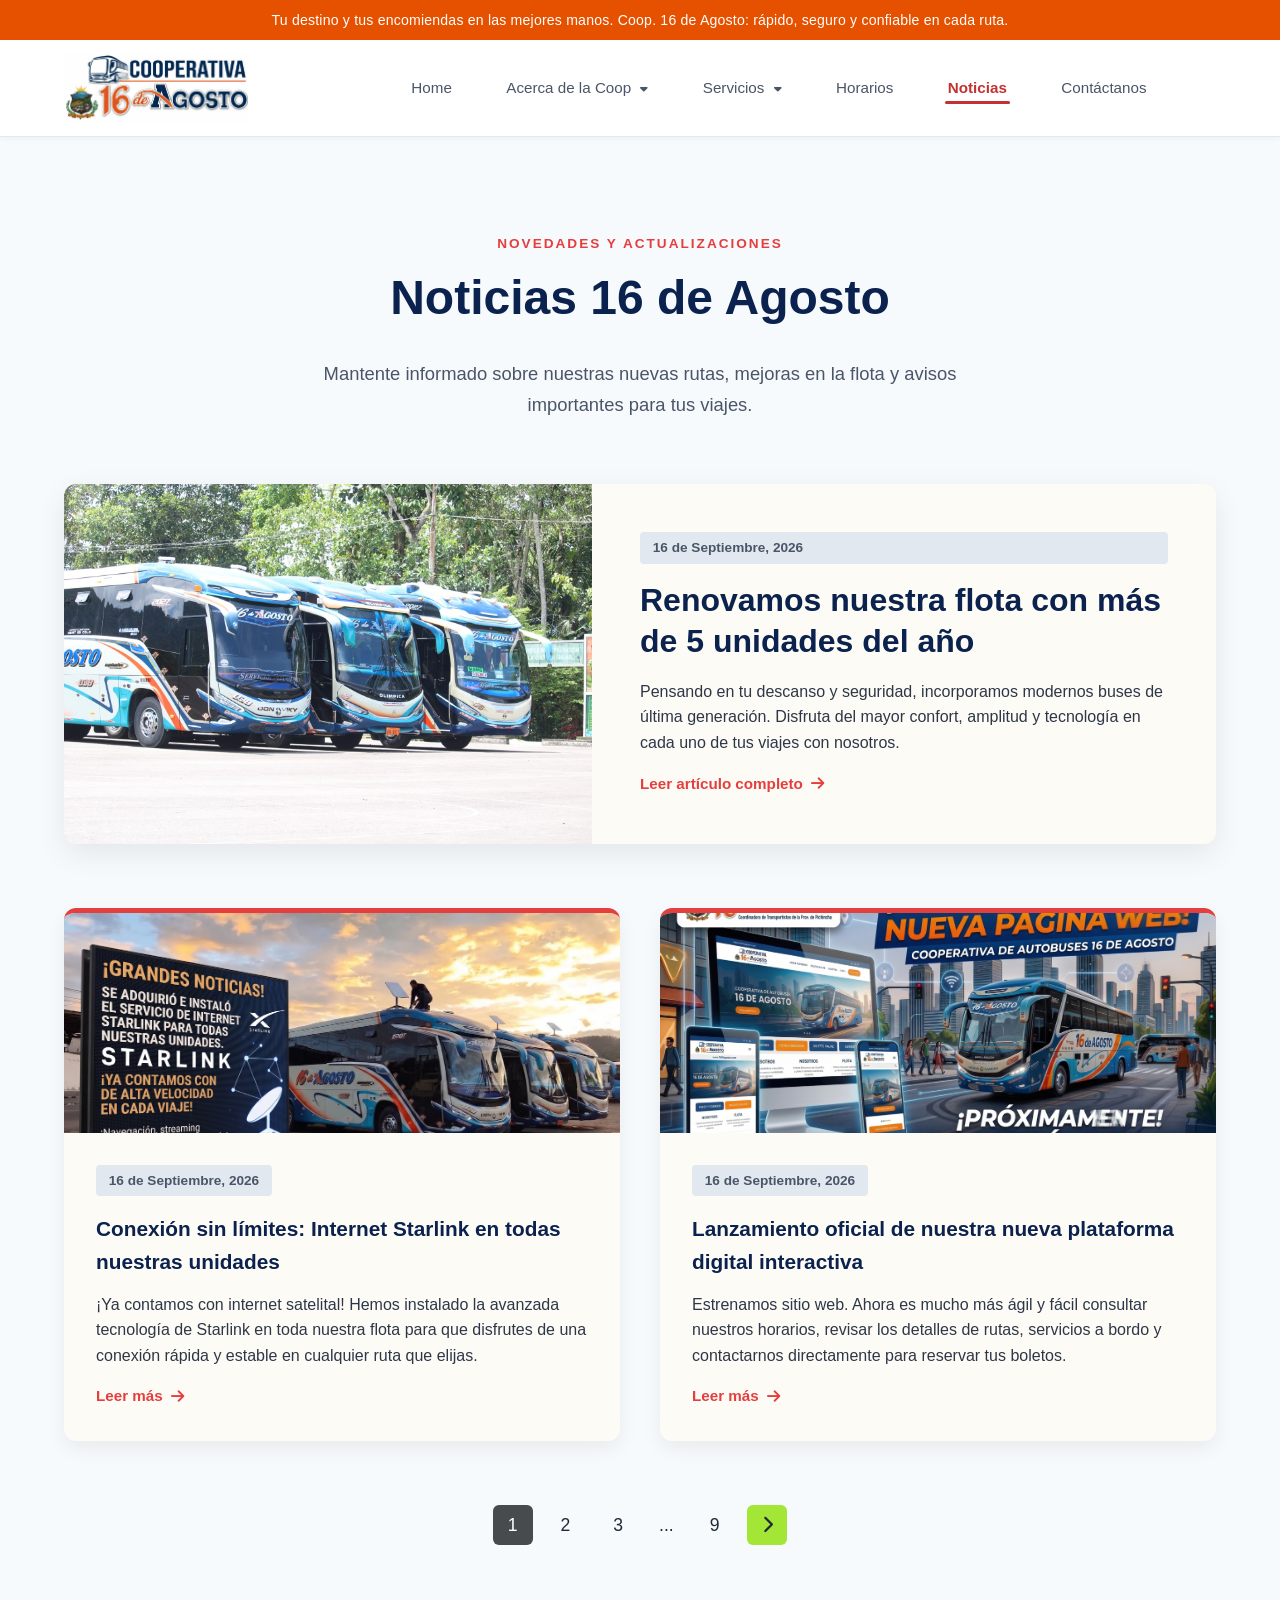
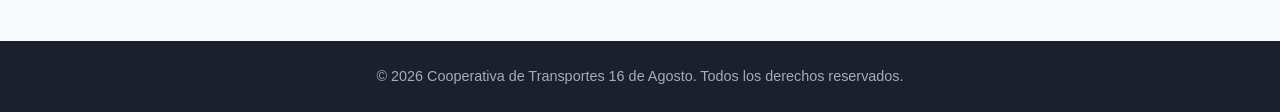
<file: noticias.html>
<!DOCTYPE html>
<html lang="es">
<head>
  <meta charset="UTF-8">
  <meta name="viewport" content="width=device-width, initial-scale=1.0">
  <title>Noticias | Cooperativa 16 de Agosto</title>
    <link rel="icon" type="image/png" href="img/favico 16 de agosto.png">
  <link rel="stylesheet" href="https://cdnjs.cloudflare.com/ajax/libs/font-awesome/6.0.0/css/all.min.css">
  <link rel="stylesheet" href="styles.css">
</head>
<body>

  <!-- ================= ENCABEZADO ================= -->
  <header>
    <div class="barra-lema">
      <div class="contenedor">
        <p>Tu destino y tus encomiendas en las mejores manos. Coop. 16 de Agosto: rápido, seguro y confiable en cada ruta.</p>
      </div>
    </div>

    <div class="barra-navegacion">
      <div class="contenedor nav-contenido">
        <div class="marca">
          <a href="index.html" class="enlace-marca">
            <img src="img/logotipo 16 de agosto .png" alt="Logotipo Cooperativa 16 de Agosto" class="logo-img">
          </a>
        </div>

        <!-- ¡BOTÓN DE HAMBURGUESA AÑADIDO AQUÍ! -->
        <button class="menu-hamburguesa" id="btn-menu">
          <i class="fa-solid fa-bars"></i>
        </button>

        <nav class="menu-derecho">
          <ul>
            <li><a href="index.html">Home</a></li>
            
            <li class="item-desplegable">
              <a href="#">Acerca de la Coop <i class="fa-solid fa-caret-down" style="font-size: 0.8em; margin-left: 5px;"></i></a>
              <ul class="sub-menu">
                <li><a href="acerca.html">Nuestra historia</a></li>
                <li><a href="redes.html">Nuestras redes sociales</a></li>
              </ul>
            </li>
            
            <li class="item-desplegable">
              <a href="#">Servicios <i class="fa-solid fa-caret-down" style="font-size: 0.8em; margin-left: 5px;"></i></a>
              <ul class="sub-menu">
                <li><a href="encomiendas.html">Encomiendas</a></li>
                <li><a href="rastreodeencomiendas.html">Rastreo de Encomiendas</a></li>
              </ul>
            </li>
            
            <li><a href="horarios.html">Horarios</a></li>
            
            <!-- Pestaña Noticias (ACTIVA) -->
            <li><a href="noticias.html" class="activo">Noticias</a></li>
            
            <li><a href="contacto.html">Contáctanos</a></li>
          </ul>
        </nav>
      </div>
    </div>
  </header>


  <!-- ================= CONTENIDO DE NOTICIAS ================= -->
  <main class="pagina-noticias">
    <div class="contenedor">
      
      <!-- Título de la página -->
      <div class="cabecera-contacto">
        <p class="subtitulo-rojo">NOVEDADES Y ACTUALIZACIONES</p>
        <h1 class="titulo-historia">Noticias 16 de Agosto</h1>
        <p class="parrafo-historia centrado">Mantente informado sobre nuestras nuevas rutas, mejoras en la flota y avisos importantes para tus viajes.</p>
      </div>

      <!-- NOTICIA 1: Principal Destacada (Nuevas Unidades) -->
      <article class="noticia-destacada" id="noticia-unidades">
        <div class="img-destacada-contenedor">
          <img src="img/3 buses noticias 16 de agosto.jpg" alt="Nuevas unidades de la cooperativa" class="img-destacada">
        </div>
        <div class="contenido-destacado">
          <span class="etiqueta-fecha">16 de Septiembre, 2026</span>
          <h2><a href="#">Renovamos nuestra flota con más de 5 unidades del año</a></h2>
          <p>Pensando en tu descanso y seguridad, incorporamos modernos buses de última generación. Disfruta del mayor confort, amplitud y tecnología en cada uno de tus viajes con nosotros.</p>
          <a href="#" class="enlace-leer-mas">Leer artículo completo <i class="fa-solid fa-arrow-right"></i></a>
        </div>
      </article>

      <!-- Cuadrícula de Noticias -->
      <div class="grid-noticias">

        <!-- NOTICIA 2: Internet Starlink -->
        <article class="tarjeta-noticia" id="noticia-starlink">
          <div class="img-noticia-contenedor">
            <img src="img/starlink 16 de agosto buses.jpg" alt="Internet Starlink a bordo">
          </div>
          <div class="info-noticia">
            <span class="etiqueta-fecha">16 de Septiembre, 2026</span>
            <h3><a href="#">Conexión sin límites: Internet Starlink en todas nuestras unidades</a></h3>
            <p>¡Ya contamos con internet satelital! Hemos instalado la avanzada tecnología de Starlink en toda nuestra flota para que disfrutes de una conexión rápida y estable en cualquier ruta que elijas.</p>
            <a href="#" class="enlace-leer-mas">Leer más <i class="fa-solid fa-arrow-right"></i></a>
          </div>
        </article>

        <!-- NOTICIA 3: Nueva Página Web -->
        <article class="tarjeta-noticia">
          <div class="img-noticia-contenedor">
            <img src="img/Pagina web 16 de agosto.jpg" alt="Lanzamiento nueva página web">
          </div>
          <div class="info-noticia">
            <span class="etiqueta-fecha">16 de Septiembre, 2026</span>
            <h3><a href="#">Lanzamiento oficial de nuestra nueva plataforma digital interactiva</a></h3>
            <p>Estrenamos sitio web. Ahora es mucho más ágil y fácil consultar nuestros horarios, revisar los detalles de rutas, servicios a bordo y contactarnos directamente para reservar tus boletos.</p>
            <a href="#" class="enlace-leer-mas">Leer más <i class="fa-solid fa-arrow-right"></i></a>
          </div>
        </article>

      </div>

      <!-- Paginación de Noticias -->
      <div class="paginacion-noticias">
        <a href="#" class="btn-pagina pagina-activa">1</a>
        <a href="#" class="btn-pagina">2</a>
        <a href="#" class="btn-pagina">3</a>
        <span class="puntos-suspensivos">...</span>
        <a href="#" class="btn-pagina">9</a>
        <a href="#" class="btn-pagina btn-siguiente">
          <i class="fa-solid fa-chevron-right"></i>
        </a>
      </div>

    </div>
  </main>

  <!-- ================= PIE DE PÁGINA ================= -->
  <footer>
    <div class="contenedor">
      <p>&copy; 2026 Cooperativa de Transportes 16 de Agosto. Todos los derechos reservados.</p>
    </div>
  </footer>

  <!-- ================= SCRIPT PARA EL MENÚ ================= -->
  <script>
    const btnMenu = document.getElementById('btn-menu');
    const menu = document.querySelector('.menu-derecho ul'); 

    btnMenu.addEventListener('click', () => {
      menu.classList.toggle('mostrar-menu');
    });

    const enlacesDesplegables = document.querySelectorAll('.item-desplegable > a');

    enlacesDesplegables.forEach(enlace => {
      enlace.addEventListener('click', function(e) {
        e.preventDefault(); 
        const subMenu = this.nextElementSibling;
        subMenu.classList.toggle('mostrar-submenu');
      });
    });
  </script>
  <!-- ================= SCRIPT PARA EL BOT DE TIDIO ================= -->
  <script src="//code.tidio.co/wey9rvi4hhavc0mz8ik6tlx9dadtlrkl.js" async></script>
</body>
</html>
</file>
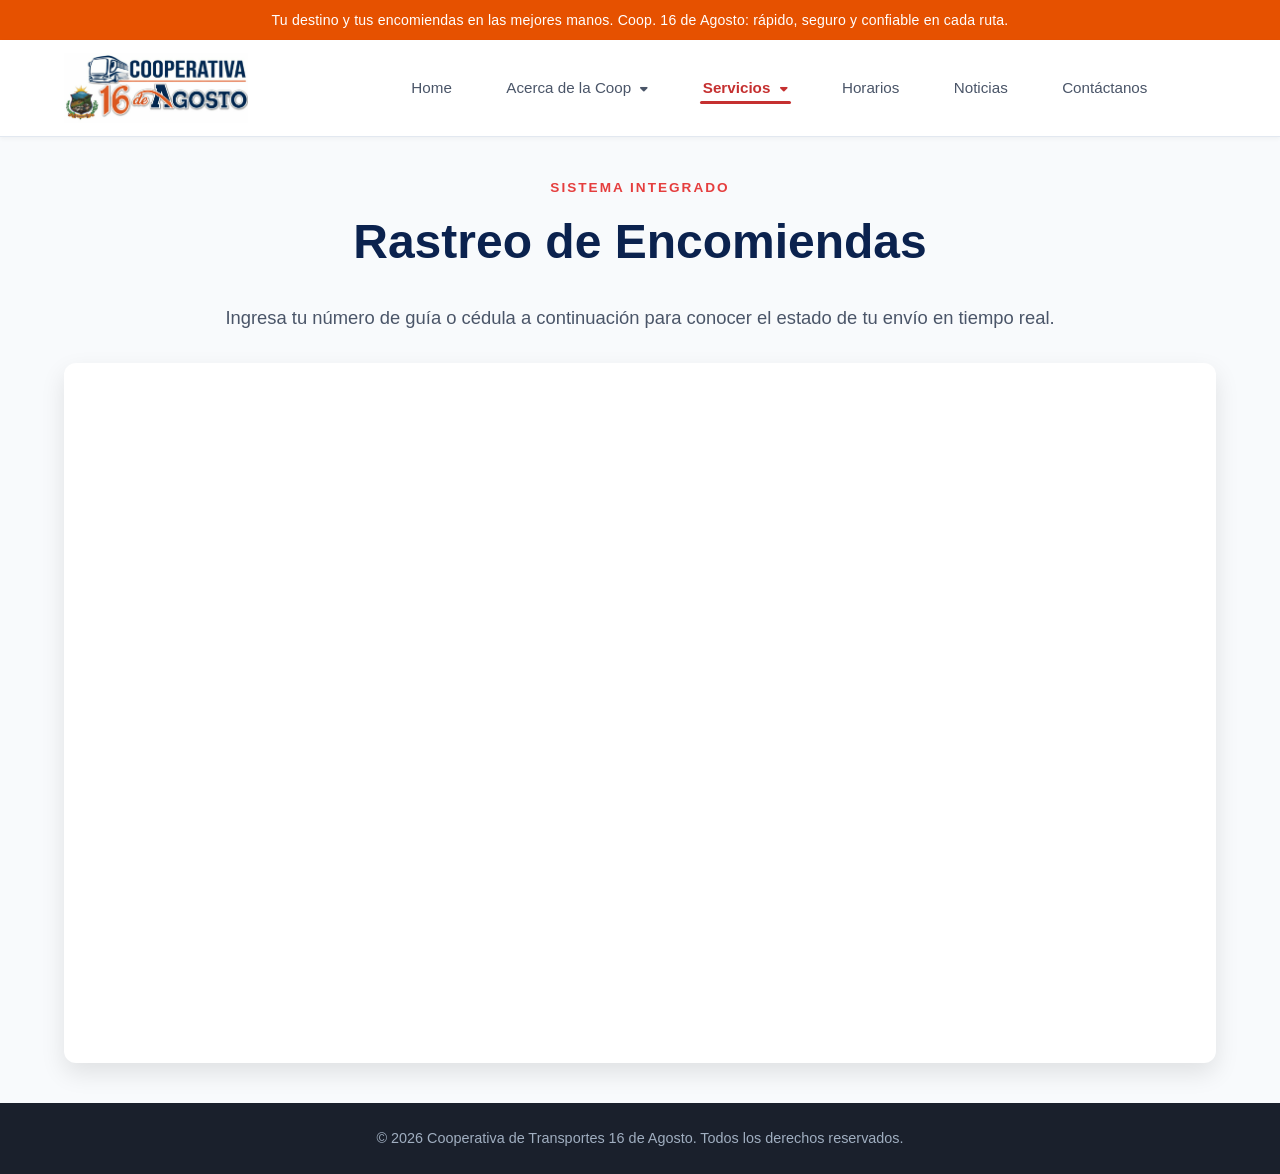
<file: rastreodeencomiendas.html>
<!DOCTYPE html>
<html lang="es">
<head>
  <meta charset="UTF-8">
  <meta name="viewport" content="width=device-width, initial-scale=1.0">
  <title>Rastreo de Encomiendas | Cooperativa 16 de Agosto</title>
  
  <link rel="icon" type="image/png" href="img/favico 16 de agosto.png">
  <link rel="stylesheet" href="https://cdnjs.cloudflare.com/ajax/libs/font-awesome/6.0.0/css/all.min.css">
  <link rel="stylesheet" href="styles.css">
</head>
<body>

  <!-- ================= ENCABEZADO ================= -->
  <header>
    <div class="barra-lema">
      <div class="contenedor">
        <p>Tu destino y tus encomiendas en las mejores manos. Coop. 16 de Agosto: rápido, seguro y confiable en cada ruta.</p>
      </div>
    </div>

    <div class="barra-navegacion">
      <div class="contenedor nav-contenido">
        <div class="marca">
          <a href="index.html" class="enlace-marca">
            <img src="img/logotipo 16 de agosto .png" alt="Logotipo Cooperativa 16 de Agosto" class="logo-img">
          </a>
        </div>

        <button class="menu-hamburguesa" id="btn-menu">
          <i class="fa-solid fa-bars"></i>
        </button>

        <nav class="menu-derecho">
          <ul>
            <li><a href="index.html">Home</a></li>
            
            <li class="item-desplegable">
              <a href="#">Acerca de la Coop <i class="fa-solid fa-caret-down" style="font-size: 0.8em; margin-left: 5px;"></i></a>
              <ul class="sub-menu">
                <li><a href="acerca.html">Nuestra historia</a></li>
                <li><a href="redes.html">Nuestras redes sociales</a></li>
              </ul>
            </li>
            
            <!-- === MENÚ SERVICIOS CORREGIDO === -->
            <li class="item-desplegable">
              <a href="#" class="activo">Servicios <i class="fa-solid fa-caret-down" style="font-size: 0.8em; margin-left: 5px;"></i></a>
              <ul class="sub-menu">
                <li><a href="encomiendas.html">Encomiendas</a></li>
                <li><a href="rastreodeencomiendas.html">Rastreo de Encomiendas</a></li>
              </ul>
            </li>
            <!-- ================================ -->
            
            <li><a href="horarios.html">Horarios</a></li>
            <li><a href="noticias.html">Noticias</a></li>
            <li><a href="contacto.html">Contáctanos</a></li>
          </ul>
        </nav>
      </div>
    </div>
  </header>

  <!-- ================= CONTENIDO DE RASTREO (IFRAME) ================= -->
  <main class="pagina-rastreo" style="padding: 40px 0; background-color: #f8fafc;">
    <div class="contenedor">
      
      <div class="cabecera-rastreo" style="text-align: center; margin-bottom: 30px;">
        <p class="subtitulo-rojo">SISTEMA INTEGRADO</p>
        <h1 class="titulo-historia">Rastreo de Encomiendas</h1>
        <p class="parrafo-historia centrado">Ingresa tu número de guía o cédula a continuación para conocer el estado de tu envío en tiempo real.</p>
      </div>

      <!-- Aquí es donde ocurre la magia del Iframe -->
      <div class="contenedor-iframe" style="width: 100%; height: 700px; border-radius: 12px; overflow: hidden; box-shadow: 0 10px 25px rgba(0,0,0,0.1); background: white;">
        <iframe src="https://www.busplace.com/soporte/home#/encomiendas" width="100%" height="100%" style="border: none;" title="Sistema de rastreo Busplace"></iframe>
      </div>

    </div>
  </main>

  <!-- ================= PIE DE PÁGINA ================= -->
  <footer>
    <div class="contenedor">
      <p>&copy; 2026 Cooperativa de Transportes 16 de Agosto. Todos los derechos reservados.</p>
    </div>
  </footer>

  <!-- ================= SCRIPT PARA EL MENÚ ================= -->
  <script>
    // 1. Lógica del menú hamburguesa principal
    const btnMenu = document.getElementById('btn-menu');
    const menu = document.querySelector('.menu-derecho ul'); 

    btnMenu.addEventListener('click', () => {
      menu.classList.toggle('mostrar-menu');
    });

    // 2. Lógica de los submenús
    const enlacesDesplegables = document.querySelectorAll('.item-desplegable > a');
    enlacesDesplegables.forEach(enlace => {
      enlace.addEventListener('click', function(e) {
        e.preventDefault(); 
        const subMenu = this.nextElementSibling;
        subMenu.classList.toggle('mostrar-submenu');
      });
    });
  </script>

  <!-- ================= SCRIPT PARA EL BOT DE TIDIO ================= -->
  <script src="//code.tidio.co/wey9rvi4hhavc0mz8ik6tlx9dadtlrkl.js" async></script>
</body>

</html>
</file>
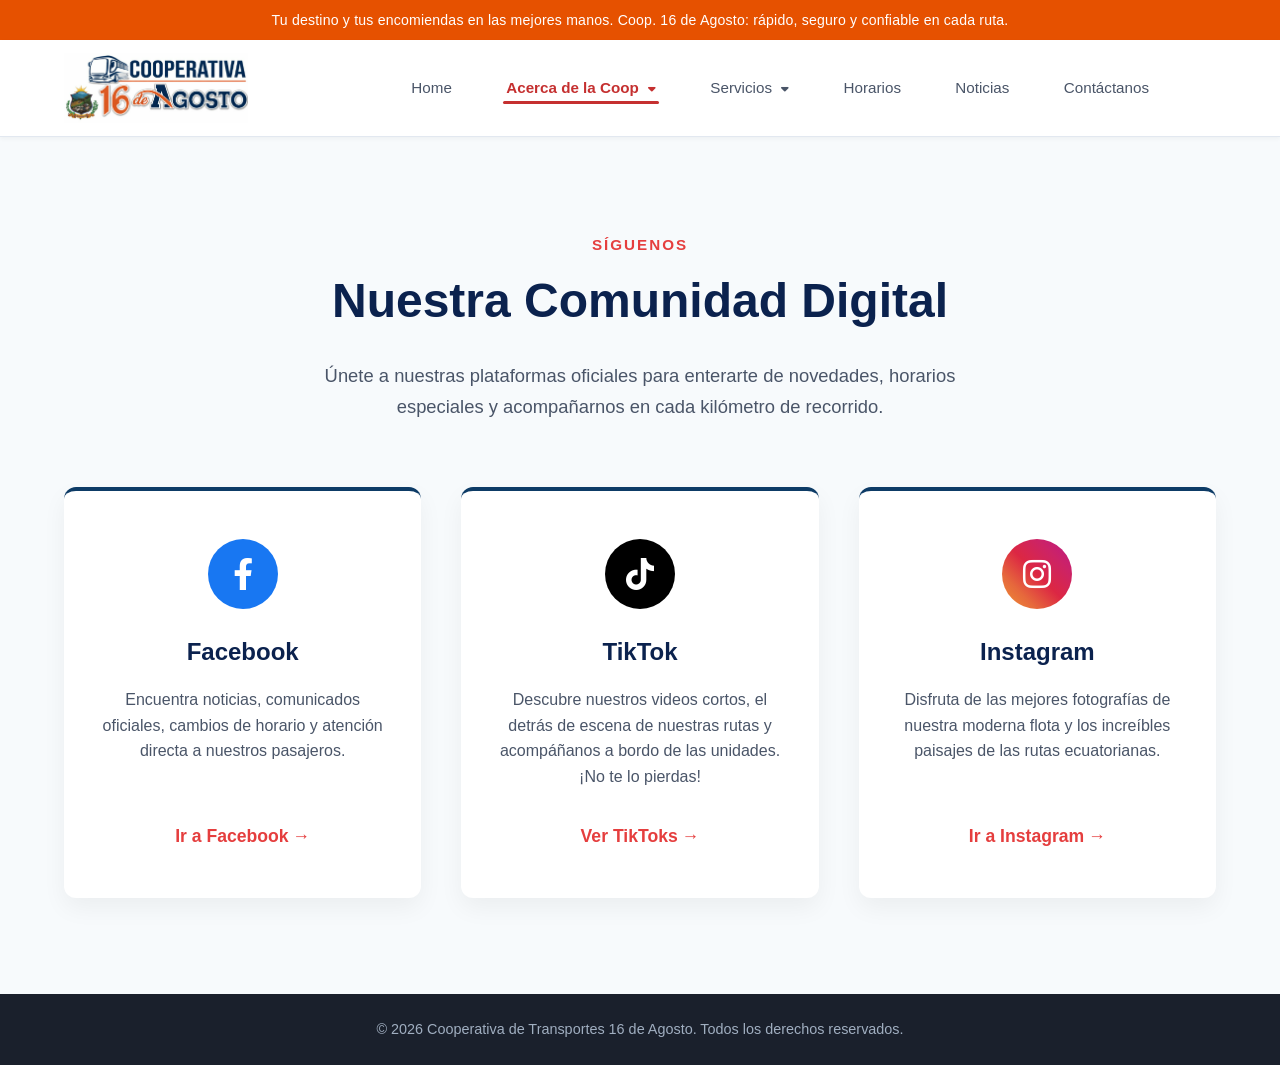
<file: redes.html>
<!DOCTYPE html>
<html lang="es">
<head>
  <meta charset="UTF-8">
  <meta name="viewport" content="width=device-width, initial-scale=1.0">
  <title>Redes Sociales | Cooperativa 16 de Agosto</title>
    <link rel="icon" type="image/png" href="img/favico 16 de agosto.png">
  <link rel="stylesheet" href="https://cdnjs.cloudflare.com/ajax/libs/font-awesome/6.0.0/css/all.min.css">
  <link rel="stylesheet" href="styles.css">
</head>
<body>

  <!-- ================= ENCABEZADO ================= -->
  <header>
    <div class="barra-lema">
      <div class="contenedor">
        <p>Tu destino y tus encomiendas en las mejores manos. Coop. 16 de Agosto: rápido, seguro y confiable en cada ruta.</p>
      </div>
    </div>

    <div class="barra-navegacion">
      <div class="contenedor nav-contenido">
        
        <div class="marca">
          <a href="index.html" class="enlace-marca">
            <img src="img/logotipo 16 de agosto .png" alt="Logotipo Cooperativa 16 de Agosto" class="logo-img">
          </a>
        </div>

        <!-- ¡ESTE ES EL BOTÓN QUE FALTABA! -->
        <button class="menu-hamburguesa" id="btn-menu">
          <i class="fa-solid fa-bars"></i>
        </button>

        <nav class="menu-derecho">
          <ul>
            <li><a href="index.html">Home</a></li>
            
            <li class="item-desplegable">
              <a href="#" class="activo">Acerca de la Coop <i class="fa-solid fa-caret-down" style="font-size: 0.8em; margin-left: 5px;"></i></a>
              <ul class="sub-menu">
                <li><a href="acerca.html">Nuestra historia</a></li>
                <li><a href="redes.html">Nuestras redes sociales</a></li>
              </ul>
            </li>

            <li class="item-desplegable">
              <a href="#">Servicios <i class="fa-solid fa-caret-down" style="font-size: 0.8em; margin-left: 5px;"></i></a>
              <ul class="sub-menu">
                <li><a href="encomiendas.html">Encomiendas</a></li>
                <li><a href="rastreodeencomiendas.html">Rastreo de Encomiendas</a></li>
              </ul>
            </li>
            
            <li><a href="horarios.html">Horarios</a></li>
            <li><a href="noticias.html">Noticias</a></li>
            <li><a href="contacto.html">Contáctanos</a></li>
          </ul>
        </nav>
      </div>
    </div>
  </header>

  <!-- ================= CONTENIDO DE REDES SOCIALES ================= -->
  <main class="seccion-redes">
    <div class="contenedor">
      
      <div class="cabecera-redes">
        <p class="etiqueta-historia">SÍGUENOS</p>
        <h1 class="titulo-historia">Nuestra Comunidad Digital</h1>
        <p class="parrafo-historia centrado">Únete a nuestras plataformas oficiales para enterarte de novedades, horarios especiales y acompañarnos en cada kilómetro de recorrido.</p>
      </div>

      <!-- Contenedor de los 3 cuadrados -->
      <div class="grid-redes">
        
        <!-- Cuadro 1: Facebook -->
        <div class="tarjeta-red">
          <div class="icono-red facebook">
            <i class="fa-brands fa-facebook-f"></i>
          </div>
          <h3>Facebook</h3>
          <p>Encuentra noticias, comunicados oficiales, cambios de horario y atención directa a nuestros pasajeros.</p>
          <a href="https://www.facebook.com/profile.php?id=100088692571878" class="boton-rojo-servicio" target="_blank">Ir a Facebook</a>
        </div>

        <!-- Cuadro 2: TikTok -->
        <div class="tarjeta-red">
          <div class="icono-red tiktok">
            <i class="fa-brands fa-tiktok"></i>
          </div>
          <h3>TikTok</h3>
          <p>Descubre nuestros videos cortos, el detrás de escena de nuestras rutas y acompáñanos a bordo de las unidades. ¡No te lo pierdas!</p>
          <a href="https://www.tiktok.com/@coop16agosto?_r=1&_t=ZS-99ewbxGLC6u" class="boton-rojo-servicio" target="_blank">Ver TikToks</a>
        </div>

        <!-- Cuadro 3: Instagram -->
        <div class="tarjeta-red">
          <div class="icono-red instagram">
            <i class="fa-brands fa-instagram"></i>
          </div>
          <h3>Instagram</h3>
          <p>Disfruta de las mejores fotografías de nuestra moderna flota y los increíbles paisajes de las rutas ecuatorianas.</p>
          <a href="https://www.instagram.com/coop.16_de_agosto?stkn=MXVxNmJmcnFwbm01eg==" class="boton-rojo-servicio" target="_blank">Ir a Instagram</a>
        </div>

      </div>
    </div>
  </main>
  
  <!-- ================= PIE DE PÁGINA ================= -->
  <footer>
    <div class="contenedor">
      <p>&copy; 2026 Cooperativa de Transportes 16 de Agosto. Todos los derechos reservados.</p>
    </div>
  </footer>

  <!-- ================= SCRIPT PARA EL MENÚ ================= -->
  <script>
    const btnMenu = document.getElementById('btn-menu');
    const menu = document.querySelector('.menu-derecho ul'); 

    btnMenu.addEventListener('click', () => {
      menu.classList.toggle('mostrar-menu');
    });

    const enlacesDesplegables = document.querySelectorAll('.item-desplegable > a');

    enlacesDesplegables.forEach(enlace => {
      enlace.addEventListener('click', function(e) {
        e.preventDefault(); 
        const subMenu = this.nextElementSibling;
        subMenu.classList.toggle('mostrar-submenu');
      });
    });
  </script>

  <!-- ================= SCRIPT PARA EL BOT DE TIDIO ================= -->
  <script src="//code.tidio.co/wey9rvi4hhavc0mz8ik6tlx9dadtlrkl.js" async></script>
</body>
</html>
</file>
<file: styles.css>
* {
  margin: 0;
  padding: 0;
  box-sizing: border-box;
}

body {
  font-family: -apple-system, BlinkMacSystemFont, "Segoe UI", Roboto, Arial, sans-serif;
  color: #2d3748;
  background-color: #f7fafc;
  line-height: 1.6;
}

.contenedor {
  width: 90%;
  max-width: 1200px;
  margin: 0 auto;
}

/* =========================================
   BLOQUE 1: Franja Anaranjada con el Lema
   ========================================= */
.barra-lema {
  background-color: #e65100; /* Color anaranjado */
  color: #ffffff;
  text-align: center;
  padding: 0.55rem 1rem;
  font-size: 0.88rem;
  font-weight: 500;
  letter-spacing: 0.2px;
}

/* =========================================
   BLOQUE 2: Barra de Navegación Blanca
   ========================================= */
.barra-navegacion {
  background-color: #ffffff;
  border-bottom: 1px solid #e2e8f0;
  box-shadow: 0 2px 4px rgba(0, 0, 0, 0.04);
  position: sticky;
  top: 0;
  z-index: 1000;
}

.nav-contenido {
  display: flex;
  justify-content: flex-start; /* Agrupa los elementos a la izquierda */
  gap: 160px; /* Ajusta este número si quieres el menú más cerca o más lejos */
  align-items: center;
  padding: 0.8rem 0;
}


/* Logotipo + Nombre de la empresa a la izquierda */
.marca .enlace-marca {
  display: flex;
  align-items: center;
  gap: 1rem;
  text-decoration: none;
}

.logo-img {
  height: 70px; /* Aumentamos de 48px a 70px */
  width: auto;
  object-fit: contain;
}

.nombre-coop {
  font-size: 1.35rem;
  font-weight: 900;
  color: #0d3b66; /* Azul marino oscuro */
  letter-spacing: 0.5px;
}

/* Menú de enlaces a la derecha */
.menu-derecho ul {
  display: flex;
  list-style: none;
  gap: 3rem;
  align-items: center;
}

.menu-derecho a {
  text-decoration: none;
  color: #4a5568;
  font-size: 0.95rem;
  font-weight: 500;
  padding: 0.5rem 0.2rem;
  transition: all 0.2s ease;
  position: relative;
}

/* Efecto hover y enlace activo en Rojo con subrayado */
.menu-derecho a:hover,
.menu-derecho a.activo {
  color: #c53030; /* Rojo */
  font-weight: 700;
}

.menu-derecho a.activo::after {
  content: "";
  position: absolute;
  bottom: 0;
  left: 0;
  width: 100%;
  height: 3px;
  background-color: #c53030; /* Subrayado rojo */
  border-radius: 2px;
}




/* =========================================
   Contenido y Secciones
   ========================================= */
.pagina-contenido {
  padding: 3.5rem 0;
  min-height: 75vh;
}

.titulo-pagina {
  font-size: 2.2rem;
  color: #1a365d;
  margin-bottom: 1.5rem;
}

.tarjeta-blanca {
  background: #ffffff;
  padding: 2.5rem;
  border-radius: 8px;
  border: 1px solid #e2e8f0;
  box-shadow: 0 1px 3px rgba(0, 0, 0, 0.05);
}

/* Tabla para la página de horarios */
.tabla-horarios {
  width: 100%;
  border-collapse: collapse;
  margin-top: 1.5rem;
}

.tabla-horarios th, .tabla-horarios td {
  padding: 0.85rem;
  text-align: left;
  border-bottom: 1px solid #e2e8f0;
}

.tabla-horarios th {
  background-color: #edf2f7;
  color: #2d3748;
}

/* Footer */
footer {
  background-color: #1a202c;
  color: #a0aec0;
  text-align: center;
  padding: 1.5rem 0;
  font-size: 0.9rem;
}






/* Ocultar el botón en computadoras */
.menu-hamburguesa {
  display: none;
  background: none;
  border: none;
  font-size: 2rem;
  color: #0b224e;
  cursor: pointer;
}



/* =========================================
   SECCIÓN HERO (Fondo y Tarjeta Principal)
   ========================================= */
   
.seccion-hero {
  /* Imagen de fondo */
  background-image: url('img/full buses fondo.png');
  background-size: cover; 
  background-position: center;
  background-repeat: no-repeat;
  
  /* 1. Solución para que ruede hacia abajo con el resto de la página */
  background-attachment: scroll; 

  /* 2. Efecto de "cuadro" al límite de la pantalla */
  margin: 10px; /* Crea el margen sutil alrededor de toda la imagen */
  border-radius: 16px; /* Redondea las esquinas del cuadro de fondo */
  overflow: hidden; /* Asegura que la imagen no se salga de las curvas */
  
  /* 3. Escala y alineación interna */
  min-height: 80vh; 
  display: flex;
  align-items: center;
}
  

.tarjeta-oscura {
  background-color: rgba(13, 59, 102, 0.95); /* Azul oscuro de la marca casi sólido */
  padding: 3rem 2.5rem;
  border-radius: 12px;
  max-width: 450px;
  box-shadow: 0 15px 30px rgba(0,0,0,0.4);
}

.caja-logo {
  background-color: #ffffff;
  display: inline-block;
  padding: 8px 16px;
  border-radius: 8px;
  margin-bottom: 1.5rem;
}

.caja-logo img {
  height: 45px;
  width: auto;
  display: block;
}

.texto-rojo {
  color: #f56565; /* Letra roja */
  font-weight: 700;
  font-size: 0.85rem;
  letter-spacing: 1px;
  margin-bottom: 0.5rem;
}

.titulo-blanco {
  color: #ffffff;
  font-size: 3rem;
  line-height: 1.1;
  margin-bottom: 2.5rem;
}

.botones-accion {
  display: flex;
  flex-direction: column; /* Coloca un botón debajo del otro */
  gap: 1rem;
}

.boton-rutas {
  background-color: transparent;
  color: #ffffff;
  text-align: center;
  padding: 0.9rem;
  border: 1px solid #ffffff;
  border-radius: 8px;
  text-decoration: none;
  font-weight: 600;
  transition: 0.2s;
}

.boton-rutas:hover {
  background-color: #ffffff;
  color: #0d3b66;
}

.boton-whatsapp {
  background-color: #25D366; /* Verde oficial de WhatsApp */
  color: #ffffff;
  text-align: center;
  padding: 0.9rem;
  border-radius: 8px;
  text-decoration: none;
  font-weight: 600;
  transition: 0.2s;
}

.boton-whatsapp:hover {
  background-color: #1ebe57;
}

/* =========================================
   SECCIÓN CONSULTA DE RUTAS
   ========================================= */
.seccion-consulta {
  background-color: #0d3b66; /* Azul oscuro corporativo */
  padding: 5rem 0;
  color: #ffffff;
}

.fila-consulta {
  display: flex;
  justify-content: space-between;
  align-items: flex-start;
  gap: 4rem;
  flex-wrap: wrap;
}

.columna-texto {
  flex: 1;
  min-width: 300px;
}

.subtitulo-viaje {
  font-size: 0.85rem;
  font-weight: 700;
  letter-spacing: 1.5px;
  color: #a0aec0;
  margin-bottom: 0.5rem;
}

.titulo-consulta {
  font-size: 2.8rem;
  font-weight: 800;
  margin-bottom: 1rem;
  line-height: 1.2;
}

.descripcion-consulta {
  font-size: 1rem;
  margin-bottom: 2rem;
  color: #e2e8f0;
}

.caja-alerta {
  background-color: rgba(255, 255, 255, 0.08);
  border: 1px solid rgba(255, 255, 255, 0.2);
  border-radius: 8px;
  padding: 1rem 1.2rem;
  display: flex;
  gap: 12px;
  font-size: 0.9rem;
  line-height: 1.5;
  color: #e2e8f0;
}

.caja-alerta i {
  font-size: 1.2rem;
  margin-top: 2px;
}

/* --- Tarjeta Blanca Derecha --- */
.columna-tarjeta {
  flex: 1;
  min-width: 320px;
  max-width: 650px;
}

.tarjeta-blanca-rutas {
  background-color: #ffffff;
  border-radius: 12px;
  padding: 2rem;
  box-shadow: 0 10px 25px rgba(0,0,0,0.2);
  color: #2d3748;
}

.label-origen {
  display: block;
  font-size: 0.9rem;
  font-weight: 700;
  margin-bottom: 0.5rem;
  color: #1a202c;
}

.select-origen {
  width: 100%;
  padding: 0.8rem;
  border: 1px solid #cbd5e0;
  border-radius: 6px;
  font-size: 1rem;
  margin-bottom: 1.5rem;
  outline: none;
  font-family: inherit;
}

/* Botón Exclusivo de WhatsApp */
.boton-reserva-wa {
  display: flex;
  justify-content: center;
  align-items: center;
  gap: 10px;
  background-color: #25D366;
  color: #ffffff;
  padding: 0.9rem;
  border-radius: 6px;
  text-decoration: none;
  font-weight: 700;
  font-size: 1rem;
  margin-bottom: 1.5rem;
  transition: 0.2s;
  width: 100%;
}

.boton-reserva-wa:hover {
  background-color: #1ebe57;
}

/* Contenedor con Scroll para la lista */
.lista-rutas-scroll {
  max-height: 300px; /* Altura máxima antes de que aparezca el scroll */
  overflow-y: auto;  /* Activa el scroll vertical */
  padding-right: 10px;
  display: flex;
  flex-direction: column;
  gap: 1rem;
}

/* Personalización del diseño del Scrollbar */
.lista-rutas-scroll::-webkit-scrollbar {
  width: 6px;
}
.lista-rutas-scroll::-webkit-scrollbar-track {
  background: #f7fafc; 
  border-radius: 10px;
}
.lista-rutas-scroll::-webkit-scrollbar-thumb {
  background: #cbd5e0; 
  border-radius: 10px;
}

.item-ruta {
  border: 1px solid #e2e8f0;
  border-radius: 8px;
  padding: 1.2rem;
  background-color: #f7fafc;
}

.ruta-destino {
  font-size: 0.95rem;
  margin-bottom: 0.5rem;
  color: #2d3748;
}

.ruta-detalle {
  font-size: 0.85rem;
  color: #718096;
  margin-bottom: 0.2rem;
}

.columna-servicios {
  flex: 0 0 240px; /* Tamaño fijo reducido */
  min-width: 200px; /* Anula el límite ancho anterior */
  max-width: 240px; /* Obliga a mantener el tamaño pequeño */
  background-color: #e2e8f0; 
  padding: 2rem 1.5rem; /* Menos espacio en blanco adentro */
  border-radius: 12px;
  border-left: 5px solid #e53e3e; 
  align-self: flex-start; /* Evita que el cuadro se estire hacia abajo */
}


.columna-futuro {
  flex: 1; 
  min-width: 320px;
}



/* =========================================
   SECCIÓN SERVICIOS (VIAJA INFORMADO)
   ========================================= */
.seccion-servicios {
  background-color: #f7fafc; /* Fondo gris/azulado muy claro como en la imagen */
  padding: 5rem 0;
  text-align: center;
}

.cabecera-servicios {
  margin-bottom: 3.5rem;
}

.subtitulo-rojo {
  color: #e53e3e; /* Rojo vibrante */
  font-size: 0.85rem;
  font-weight: 800;
  text-transform: uppercase;
  letter-spacing: 2px;
  margin-bottom: 1rem;
}

.titulo-servicios {
  color: #0b224e; /* Azul oscuro corporativo */
  font-size: 2.8rem;
  font-weight: 900;
  margin-bottom: 1rem;
  line-height: 1.2;
}

.descripcion-servicios {
  color: #4a5568;
  font-size: 1.1rem;
}

/* Sistema de cuadrícula para las 4 tarjetas */
.grid-servicios {
  display: grid;
  grid-template-columns: repeat(auto-fit, minmax(250px, 1fr));
  gap: 2rem;
  text-align: left; /* Alinea el texto de cada tarjeta a la izquierda */
}

/* Diseño individual de cada cuadro blanco */
.tarjeta-servicio {
  background-color: #ffffff;
  border-radius: 16px; /* Bordes bien redondeados */
  padding: 2.5rem 2rem;
  border: 1px solid #e2e8f0;
  box-shadow: 0 4px 6px rgba(0, 0, 0, 0.02), 0 10px 15px rgba(0, 0, 0, 0.04);
  display: flex;
  flex-direction: column;
  transition: transform 0.2s ease, box-shadow 0.2s ease;
}

.tarjeta-servicio:hover {
  transform: translateY(-5px); /* Efecto sutil de salto al pasar el mouse */
  box-shadow: 0 10px 20px rgba(0, 0, 0, 0.08);
}

/* Cuadrito de color para los iconos */
.icono-servicio {
  background-color: #ebf8ff; /* Fondo celeste claro */
  color: #0d3b66; /* Color del icono */
  width: 55px;
  height: 55px;
  border-radius: 12px;
  display: flex;
  justify-content: center;
  align-items: center;
  font-size: 1.5rem;
  margin-bottom: 1.5rem;
}

.tarjeta-servicio h3 {
  color: #0b224e;
  font-size: 1.25rem;
  margin-bottom: 1rem;
  font-weight: 600;
}

.tarjeta-servicio p {
  color: #718096;
  font-size: 0.95rem;
  line-height: 1.6;
  margin-bottom: 2rem;
  flex-grow: 1; /* Empuja el enlace siempre hacia abajo */
}

/* =========================================
   BOTONES ROJOS (Texto grueso con flecha inyectada)
   ========================================= */
.boton-rojo-servicio {
  background-color: transparent; 
  color: #e53e3e; 
  font-weight: 900; 
  font-size: 1.1rem;
  text-decoration: none;
  display: inline-block;
  padding: 0;
  transition: all 0.3s ease;
  box-shadow: none;
}

/* Inyecta la flecha al final del texto */
.boton-rojo-servicio::after {
  content: " \2192"; 
  display: inline-block;
  margin-left: 4px;
  transition: transform 0.3s ease; /* Anima solo el movimiento de la flecha */
}

/* Cambia el color del texto al interactuar */
.boton-rojo-servicio:hover {
  color: #c53030; 
  background-color: transparent;
}

/* Desliza la flecha hacia la derecha al interactuar */
.boton-rojo-servicio:hover::after {
  transform: translateX(8px); 
}

/* =========================================
   SECCIÓN SPOTIFY
   ========================================= */
.seccion-spotify {
  /* Fondo degradado: de un verde muy oscuro (estilo Spotify) hacia tu azul corporativo */
  background: linear-gradient(135deg, #0b221a 0%, #0d3b66 100%); 
  padding: 6rem 0;
  color: #ffffff;
}

.fila-spotify {
  display: flex;
  justify-content: space-between;
  align-items: center; /* Centra el texto y el reproductor verticalmente */
  gap: 4rem;
  flex-wrap: wrap;
}

.columna-texto-spotify {
  flex: 1;
  min-width: 300px;
}

.icono-spotify-logo i {
  color: #1DB954; /* Verde oficial de Spotify */
  font-size: 3rem;
  margin-bottom: 1rem;
}

.subtitulo-spotify {
  color: #1DB954;
  font-size: 0.85rem;
  font-weight: 800;
  letter-spacing: 2px;
  margin-bottom: 1rem;
  text-transform: uppercase;
}

.titulo-spotify {
  font-size: 3rem;
  font-weight: 900;
  line-height: 1.1;
  margin-bottom: 1.5rem;
}

.descripcion-spotify {
  font-size: 1.1rem;
  color: #cbd5e0;
  margin-bottom: 2.5rem;
  line-height: 1.6;
}

/* Botón estilo píldora de Spotify */
.boton-spotify {
  background-color: #1DB954;
  color: #000000;
  font-weight: 800;
  text-decoration: none;
  padding: 0.9rem 2rem;
  border-radius: 50px; 
  display: inline-flex;
  align-items: center;
  gap: 10px;
  font-size: 1rem;
  transition: all 0.2s ease;
}

.boton-spotify:hover {
  background-color: #1ed760; /* Verde más brillante al pasar el mouse */
  transform: scale(1.05); /* Efecto de crecimiento característico de Spotify */
}

.columna-reproductor {
  flex: 1;
  min-width: 320px;
  max-width: 550px; /* Controla el ancho máximo del reproductor */
  box-shadow: 0 20px 40px rgba(0,0,0,0.4); /* Sombra para darle profundidad */
  border-radius: 12px;
}






/* =========================================
   PÁGINA: ACERCA DE LA COOP (HISTORIA)
   ========================================= */
.seccion-historia {
  padding: 6rem 0;
  background-color: #ffffff;
}

.layout-historia {
  display: flex;
  gap: 5rem; /* Espacio grande entre las fotos y el texto */
  align-items: flex-start; /* Crucial para que funcione el efecto pegajoso */
  flex-wrap: wrap; 
}





/* Columna Izquierda (Fotos) */
.columna-imagenes {
  flex: 1;
  min-width: 320px;
  display: flex;
  flex-direction: column;
  gap: 2rem; /* Espacio entre una foto y la de abajo */
}


.img-historia {
  width: 80%; /* Reduce el ancho (puedes bajarlo a 70% o 60% si lo quieres más pequeño) */
  max-height: 350px; /* Pone un límite de altura para que no se vea tan gigante hacia abajo */
  object-fit: cover; /* Recorta los bordes sobrantes para que no se deforme ni se aplaste */
  display: block; 
  margin: 0 auto; /* Centra la imagen dentro de su columna */
  
  border-radius: 12px;
  box-shadow: 0 10px 25px rgba(0,0,0,0.15); 
  transition: transform 0.3s ease;
}

.img-historia:hover {
  transform: scale(1.02); 
}


/* Columna Derecha (Texto) */
.columna-texto {
  flex: 1;
  min-width: 320px;
}

/* Efecto Sticky: El texto se pega a 100px del techo al hacer scroll */
.texto-pegajoso {
  position: sticky;
  top: 100px; 
}

.etiqueta-historia {
  color: #e53e3e; /* Rojo vibrante */
  font-weight: 800;
  letter-spacing: 2px;
  font-size: 0.95rem;
  margin-bottom: 1rem;
}

.titulo-historia {
  color: #0b224e; /* Azul corporativo */
  font-size: 3rem;
  line-height: 1.15;
  font-weight: 900;
  margin-bottom: 2rem;
}

.parrafo-historia {
  color: #4a5568;
  font-size: 1.15rem;
  line-height: 1.7;
  margin-bottom: 1.5rem;
  text-align: justify; /* Hace que el bloque de texto se vea muy ordenado */
}

.parrafo-historia strong {
  color: #0b224e;
}









/* =========================================
   MENÚ DESPLEGABLE (DROPDOWN)
   ========================================= */
.item-desplegable {
  position: relative;
}

/* Diseño del cuadro blanco del submenú */
.sub-menu {
  position: absolute;
  top: 100%; 
  left: 0;
  background-color: #ffffff;
  min-width: 240px; 
  box-shadow: 0 8px 16px rgba(0, 0, 0, 0.1); 
  border-radius: 4px;
  border-top: 3px solid #e53e3e; 
  
  opacity: 0;
  visibility: hidden;
  transform: translateY(10px);
  transition: all 0.3s ease;
  z-index: 1000; 
  
  padding: 0.5rem 0;
  list-style: none;
  
  /* Estas líneas juntan los elementos */
  display: flex;
  flex-direction: column;
  gap: 0 !important; 
}

/* Mostrar el submenú al pasar el mouse */
.item-desplegable:hover .sub-menu {
  opacity: 1;
  visibility: visible;
  transform: translateY(0);
}

/* Quitar márgenes extra de los elementos de la lista */
.sub-menu li {
  display: block; 
  margin: 0 !important; 
  padding: 0 !important; 
}

/* Diseño del texto dentro del submenú */
.sub-menu li a {
  color: #0b224e !important; 
  padding: 12px 20px !important;
  font-size: 0.95rem;
  font-weight: 500;
  display: block;
  transition: background-color 0.2s;
  border: none !important; 
}

.sub-menu li a:hover {
  background-color: #f7fafc; 
  color: #e53e3e !important; 
}


/* Diseño del cuadro blanco del submenú */
.sub-menu {
  position: absolute;
  top: 100%; /* Se coloca justo debajo del texto principal */
  left: 0;
  background-color: #ffffff;
  min-width: 240px; /* Ancho del cuadro blanco */
  box-shadow: 0 8px 16px rgba(0, 0, 0, 0.1); /* Sombra elegante */
  border-radius: 4px;
  border-top: 3px solid #e53e3e; /* Línea roja superior para combinar con tu diseño */
  
  /* Oculto por defecto con transición suave */
  opacity: 0;
  visibility: hidden;
  transform: translateY(10px);
  transition: all 0.3s ease;
  z-index: 1000; /* Asegura que flote sobre el resto de la página */
  
  padding: 0.5rem 0;
  list-style: none;

  /* 👇 AGREGA ESTAS DOS LÍNEAS AQUÍ 👇 */
  display: flex;
  flex-direction: column;
}

/* =========================================
   PÁGINA: REDES SOCIALES (Diseño de 3 cuadrados)
   ========================================= */
.seccion-redes {
  padding: 6rem 0;
  background-color: #f7fafc;
}

.cabecera-redes {
  text-align: center;
  max-width: 700px;
  margin: 0 auto 4rem auto;
}

.centrado {
  text-align: center;
}

/* Fuerza las 3 columnas exactas */
.grid-redes {
  display: grid;
  grid-template-columns: repeat(3, 1fr);
  gap: 2.5rem;
}

/* Diseño del cuadrado (tarjeta) */
.tarjeta-red {
  background-color: #ffffff;
  border-radius: 12px;
  padding: 3rem 2rem;
  text-align: center;
  box-shadow: 0 10px 25px rgba(0,0,0,0.05);
  border-top: 4px solid #0d3b66; 
  transition: transform 0.3s ease, box-shadow 0.3s ease;
  display: flex;
  flex-direction: column;
  align-items: center;
}

.tarjeta-red:hover {
  transform: translateY(-8px);
  box-shadow: 0 15px 35px rgba(0,0,0,0.1);
}

/* Círculos de color para los iconos */
.icono-red {
  width: 70px;
  height: 70px;
  border-radius: 50%;
  display: flex;
  justify-content: center;
  align-items: center;
  font-size: 2rem;
  color: #ffffff;
  margin-bottom: 1.5rem;
}

.facebook { background-color: #1877F2; }
.tiktok { background-color: #000000; }
.instagram { background: linear-gradient(45deg, #f09433 0%, #e6683c 25%, #dc2743 50%, #cc2366 75%, #bc1888 100%); }

.tarjeta-red h3 {
  color: #0b224e;
  font-size: 1.5rem;
  margin-bottom: 1rem;
}

.tarjeta-red p {
  color: #4a5568;
  font-size: 1rem;
  line-height: 1.6;
  margin-bottom: 2rem;
  flex-grow: 1;
}




/* =========================================
   PÁGINA: ENCOMIENDAS
   ========================================= */
.pagina-encomiendas {
  background-color: #ffffff;
  padding-bottom: 6rem;
}

/* --- Sección Superior (Layout 50/50) --- */
.intro-encomiendas {
  display: flex;
  gap: 4rem;
  align-items: center;
  padding: 5rem 0;
  flex-wrap: wrap;
}

.columna-img-encomienda, .columna-texto-encomienda {
  flex: 1;
  min-width: 320px;
}

.img-encomienda-principal {
  width: 100%;
  border-radius: 12px;
  box-shadow: 0 10px 25px rgba(0,0,0,0.1);
  object-fit: cover;
}

/* --- Sección Inferior (Tarjetas Blancas) --- */
.tipos-envio {
  padding-top: 3rem;
}

.cabecera-tipos {
  margin-bottom: 3rem;
}

/* Título más delgado y azul claro basado en tu imagen */
.titulo-seccion-ligero {
  color: #12406b;
  font-size: 2.8rem;
  font-weight: 400; 
  margin-top: 0.5rem;
}

.grid-tipos-envio {
  display: grid;
  grid-template-columns: repeat(auto-fit, minmax(280px, 1fr));
  gap: 2rem;
}

/* Diseño exacto de la tarjeta de encomienda */
.tarjeta-tipo {
  background-color: #ffffff;
  border: 1px solid #e2e8f0; /* Borde gris muy sutil */
  border-radius: 12px;
  padding: 2.5rem 2rem;
  transition: transform 0.2s ease, box-shadow 0.2s ease;
}

.tarjeta-tipo:hover {
  transform: translateY(-5px);
  box-shadow: 0 10px 20px rgba(0, 0, 0, 0.05);
}

.icono-tipo {
  background-color: #f1f5f9; /* Fondo gris/celeste muy pálido */
  color: #12406b;
  width: 45px;
  height: 45px;
  border-radius: 10px;
  display: flex;
  justify-content: center;
  align-items: center;
  font-size: 1.2rem;
  margin-bottom: 1.5rem;
}

.tarjeta-tipo h3 {
  color: #12406b;
  font-size: 1.3rem;
  font-weight: 400; /* Letra no tan gruesa */
  margin-bottom: 0.8rem;
}

.tarjeta-tipo p {
  color: #64748b; /* Texto gris de la descripción */
  font-size: 0.95rem;
  line-height: 1.5;
}




/* =========================================
   PÁGINA: HORARIOS (Diseño Completo)
   ========================================= */
.pagina-horarios {
  padding: 6rem 0;
  background-color: #ffffff;
}

.cabecera-horarios {
  text-align: center;
  max-width: 800px;
  margin: 0 auto 3rem auto;
}

/* Imagen Principal (Arriba) */
.imagen-destacada-horarios {
  margin-bottom: 4rem;
  border-radius: 12px;
  overflow: hidden;
  box-shadow: 0 10px 25px rgba(0,0,0,0.1);
}

.img-fluida {
  width: 100%;
  height: auto;
  display: block;
  max-height: 550px;
  object-fit: cover;
}

/* Sección de Servicios y Espacio Futuro */
.layout-servicios-bordo {
  display: flex;
  gap: 3rem;
  margin-bottom: 5rem;
  flex-wrap: wrap;
}

.columna-servicios {
  flex: 1;
  min-width: 320px;
  background-color: #e2e8f0; /* Gris azulado muy claro */
  padding: 3rem;
  border-radius: 12px;
  border-left: 5px solid #e53e3e; /* Línea roja de marca */
}

/* Espacio en blanco (invisible pero ocupa espacio) para el futuro */
.columna-futuro {
  flex: 1;
  min-width: 320px;
}

/* Textos e íconos de los servicios */
.titulo-servicios-bordo {
  color: #0b224e;
  font-size: 1.5rem;
  margin-bottom: 0.5rem;
  text-transform: uppercase;
}

.linea-separadora {
  border: none;
  border-top: 2px solid #a0aec0; /* Línea delgada como en tu imagen */
  width: 60px;
  margin-left: 0;
  margin-bottom: 2rem;
}

.lista-servicios-bordo {
  list-style: none;
  padding: 0;
}

.lista-servicios-bordo li {
  font-size: 1.15rem;
  color: #1e293b;
  margin-bottom: 1.2rem;
  display: flex;
  align-items: center;
  gap: 15px;
}

.lista-servicios-bordo li i {
  color: #0b224e; /* Íconos en azul oscuro */
  font-size: 1.2rem;
  width: 25px;
  text-align: center;
}

/* Cuadrícula de 4 fotos (2 columnas, 2 filas) */
.grid-imagenes-horarios {
  display: grid;
  grid-template-columns: repeat(2, 1fr);
  gap: 2.5rem;
}

.img-horario {
  width: 70%; /* Modifica este porcentaje (ej. 70%, 90%) para escalar la imagen */
  max-width: 450px; /* Evita que se hagan gigantes en pantallas grandes */
  margin: 0 auto; /* Mantiene las imágenes bien centradas */
  height: auto;
  border-radius: 12px;
  box-shadow: 0 8px 20px rgba(0,0,0,0.1);
  transition: transform 0.3s ease;
  object-fit: cover;
  display: block; /* Necesario para que el centrado funcione perfecto */
}

.img-horario:hover {
  transform: scale(1.02);
}

/* Se adapta a celulares mostrando 1 sola columna */
@media (max-width: 768px) {
  .grid-imagenes-horarios {
    grid-template-columns: 1fr;
  }
}


/* =========================================
   PÁGINA: CONTÁCTANOS (Tarjetas de Oficinas)
   ========================================= */
.pagina-contacto {
  padding: 6rem 0;
  background-color: #f7fafc;
}

.cabecera-contacto {
  text-align: center;
  max-width: 700px;
  margin: 0 auto 4rem auto;
}

.grid-oficinas {
  display: grid;
  grid-template-columns: repeat(auto-fit, minmax(340px, 1fr));
  gap: 2rem;
}

/* Diseño del cuadrado general */
.tarjeta-oficina {
  background-color: #faf5e4e3;
  border-radius: 12px;
  padding: 2.5rem 2rem;
  box-shadow: 0 10px 25px rgba(0,0,0,0.05);
  border-top: 4px solid #0d3b66; 
  transition: transform 0.3s ease;
}

.tarjeta-oficina:hover {
  transform: translateY(-5px);
  box-shadow: 0 15px 30px rgba(0,0,0,0.1);
}

.titulo-oficina {
  color: #0b224e;
  font-size: 1.3rem;
  margin-bottom: 1rem;
}

.linea-oficina {
  border: none;
  border-top: 1px solid #e2e8f0;
  margin-bottom: 1.5rem;
}

/* Layout para oficinas con 2 columnas (Teléfono y Celular) */
.layout-dual {
  display: flex;
  justify-content: space-between;
  gap: 1.5rem;
}

.columna-info {
  display: flex;
  flex-direction: column;
  flex: 1;
}

/* Layout para oficinas con 1 sola columna (Solo Celular) */
.columna-unica {
  display: flex;
  flex-direction: column;
}

/* Estilos de los textos internos */
.etiqueta-info {
  color: #64748b;
  font-size: 0.9rem;
  font-weight: 600;
  text-transform: uppercase;
  margin-bottom: 0.3rem;
}

.dato-info {
  color: #1e293b;
  font-size: 1.1rem;
  font-weight: 500;
  margin-bottom: 1rem;
}

/* Botón de WhatsApp */
.boton-whatsapp {
  display: inline-flex;
  align-items: center;
  gap: 0.5rem;
  background-color: #25D366; /* Color oficial de WhatsApp */
  color: #ffffff;
  padding: 0.8rem 1.2rem;
  border-radius: 8px;
  text-decoration: none;
  font-weight: 600;
  font-size: 0.95rem;
  transition: background-color 0.3s ease;
  margin-top: 0.5rem;
  align-self: flex-start; /* Evita que el botón se estire */
}

.boton-whatsapp:hover {
  background-color: #1ebe57;
  color: #ffffff;
}

.boton-whatsapp i {
  font-size: 1.2rem;
}



/* =========================================
   SECCIÓN MAPA INTERACTIVO (Enmarcado)
   ========================================= */
.seccion-mapa {
  margin-top: 2rem;
  margin-bottom: 5rem; /* Asegura separación con el pie de página oscuro */
  text-align: center; 
}

.titulo-mapa {
  color: #0b224e;
  font-size: 1.5rem;
  margin-bottom: 1.5rem;
}

/* Diseño del cuadro exterior que contiene el mapa */
.tarjeta-mapa {
  background-color: #ffffff;
  padding: 1.5rem; /* Crea el marco blanco alrededor del mapa */
  border-radius: 12px;
  box-shadow: 0 10px 25px rgba(0,0,0,0.05);
  max-width: 900px; /* Evita que el mapa se estire infinitamente */
  margin: 0 auto; /* Mantiene el cuadro perfectamente centrado */
  border-top: 4px solid #0d3b66; 
}

/* El espacio interno del mapa */
.contenedor-iframe {
  width: 100%;
  height: 400px; /* Altura controlada */
  border-radius: 8px; /* Redondea solo las esquinas del mapa */
  overflow: hidden; 
}

.contenedor-iframe iframe {
  width: 100%;
  height: 100%;
  border: none;
  display: block;
}




/* =========================================
   TEXTOS Y ALERTAS (Columna Derecha)
   ========================================= */
.encabezado-rutas-dinamico h2 {
  color: #0b224e;
  font-size: 2.5rem;
  margin-bottom: 0.5rem;
  font-weight: 800;
}

.encabezado-rutas-dinamico p {
  color: #4a5568;
  font-size: 1.05rem;
  margin-bottom: 1.5rem;
}

.alerta-horarios {
  background-color: #f1f5f9;
  border: 1px solid #cbd5e1;
  border-radius: 8px;
  padding: 1rem;
  display: flex;
  gap: 1rem;
  align-items: center;
  margin-bottom: 2rem;
}

.alerta-horarios i {
  color: #0b224e;
  font-size: 1.5rem;
}

.alerta-horarios p {
  margin: 0;
  font-size: 0.95rem;
  color: #334155;
}

/* =========================================
   TARJETA CELESTE INTERACTIVA
   ========================================= */
.tarjeta-celeste-rutas {
  background-color: #e0f2fe; /* Celeste elegante (Sky Blue claro) */
  padding: 2rem;
  border-radius: 12px;
  box-shadow: 0 10px 20px rgba(0,0,0,0.05);
}

.label-origen {
  display: block;
  font-weight: 700;
  color: #0b224e;
  margin-bottom: 0.5rem;
  font-size: 1.1rem;
}

.select-origen {
  width: 100%;
  padding: 1rem;
  border: 1px solid #cbd5e1;
  border-radius: 8px;
  font-size: 1rem;
  margin-bottom: 1.5rem;
  outline: none;
  background-color: #ffffff;
}

.boton-reserva-wa {
  display: block;
  width: 100%;
  background-color: #25D366;
  color: white;
  text-align: center;
  padding: 1rem;
  border-radius: 8px;
  font-weight: 700;
  font-size: 1.1rem;
  text-decoration: none;
  margin-bottom: 1.5rem;
  transition: background-color 0.3s;
}

.boton-reserva-wa:hover {
  background-color: #1ebe57;
  color: white;
}

/* Área de scroll para las rutas */
.lista-rutas-scroll {
  max-height: 400px;
  overflow-y: auto;
  padding-right: 10px;
}

/* Personalización de la barra de scroll */
.lista-rutas-scroll::-webkit-scrollbar {
  width: 6px;
}
.lista-rutas-scroll::-webkit-scrollbar-track {
  background: #bae6fd; 
  border-radius: 4px;
}
.lista-rutas-scroll::-webkit-scrollbar-thumb {
  background: #0284c7; 
  border-radius: 4px;
}

.item-ruta {
  background-color: #ffffff;
  padding: 1.2rem;
  border-radius: 8px;
  margin-bottom: 1rem;
  box-shadow: 0 4px 6px rgba(0,0,0,0.02);
  border-left: 4px solid #e53e3e; /* Línea roja izquierda */
}

.ruta-destino {
  color: #0b224e;
  font-size: 1.1rem;
  margin-bottom: 0.5rem;
}

.ruta-detalle {
  color: #64748b;
  font-size: 0.95rem;
  margin-bottom: 0.3rem;
}






/* =========================================================
   PÁGINA: NOTICIAS (DISEÑO COMPLETO E INTERACTIVO)
   ========================================================= */

/* --- 1. FONDO GENERAL Y TEXTOS COMPARTIDOS --- */
.pagina-noticias {
  padding: 6rem 0;
  background-color: #f7fafc;
}

/* El cuadrito gris con la fecha (16 de Septiembre, 2026) */
.etiqueta-fecha {
  display: inline-block;
  background-color: #e2e8f0;
  color: #4a5568;
  font-size: 0.85rem;
  font-weight: 700;
  padding: 0.3rem 0.8rem;
  border-radius: 4px;
  margin-bottom: 1rem;
}

/* El enlace rojo con la flecha de "Leer más" */
.enlace-leer-mas {
  display: inline-flex;
  align-items: center;
  gap: 8px;
  color: #e53e3e;
  font-weight: 700;
  text-decoration: none;
  font-size: 0.95rem;
  margin-top: 1rem;
  transition: color 0.3s ease;
}

.enlace-leer-mas:hover {
  color: #c53030;
}


/* --- 2. NOTICIA PRINCIPAL DESTACADA (La grande de arriba) --- */
.noticia-destacada {
  display: flex;
  background-color: #fdfbf5;
  border-radius: 12px;
  overflow: hidden;
  box-shadow: 0 10px 30px rgba(0,0,0,0.08);
  margin-bottom: 4rem; /* Separación con los 3 cuadros de abajo */
  transition: transform 0.3s ease, box-shadow 0.3s ease;
}

.noticia-destacada:hover {
  transform: translateY(-5px);
  box-shadow: 0 15px 35px rgba(0,0,0,0.12);
}

/* Contenedor de la imagen del logo circular */
.img-destacada-contenedor {
  flex: 1;
  min-width: 300px;
  overflow: hidden; 
  background-color: #e0f2fe; /* Fondo celeste por si tu imagen es transparente */
  display: flex;
  align-items: center;
  justify-content: center;
}

.img-destacada {
  width: 100%;
  height: 100%;
  object-fit: cover;
  transition: transform 0.5s ease;
}

/* Efecto zoom al pasar el mouse por la noticia principal */
.noticia-destacada:hover .img-destacada {
  transform: scale(1.05); 
}

/* Textos de la noticia principal */
.contenido-destacado {
  flex: 1;
  padding: 3rem;
  display: flex;
  flex-direction: column;
  justify-content: center;
}

.contenido-destacado h2 a {
  color: #0b224e;
  text-decoration: none;
  font-size: 2rem;
  line-height: 1.3;
  margin-bottom: 1rem;
  display: block;
  transition: color 0.3s ease;
}

.contenido-destacado h2 a:hover {
  color: #e53e3e;
}


/* --- 3. LOS 3 CUADROS DE NOTICIAS (Buses, Starlink, Web) --- */
.grid-noticias {
  display: grid;
  grid-template-columns: repeat(auto-fit, minmax(300px, 1fr));
  gap: 2.5rem;
}

/* Diseño individual de cada uno de los 3 cuadros */
.tarjeta-noticia {
  background-color: #fdfbf5; /* Color cremita que pediste */
  border-radius: 12px;
  overflow: hidden;
  box-shadow: 0 8px 20px rgba(0,0,0,0.06);
  border-top: 5px solid #e53e3e; /* Etiqueta roja en la parte superior */
  transition: transform 0.3s ease, box-shadow 0.3s ease, border-top-color 0.3s ease;
}

/* Efecto al pasar el mouse sobre los cuadros (Levanta y cambia la línea a azul) */
.tarjeta-noticia:hover {
  transform: translateY(-8px); 
  box-shadow: 0 15px 30px rgba(0,0,0,0.12);
  border-top-color: #0d3b66; /* La línea roja cambia a azul corporativo */
}

/* El recuadro donde van las imágenes pequeñas */
.img-noticia-contenedor {
  height: 220px;
  overflow: hidden;
}

.img-noticia-contenedor img {
  width: 100%;
  height: 100%;
  object-fit: cover;
  transition: transform 0.5s ease;
}

/* Zoom en las imágenes pequeñas al pasar el mouse */
.tarjeta-noticia:hover .img-noticia-contenedor img {
  transform: scale(1.08); 
}

/* Textos dentro de los cuadros */
.info-noticia {
  padding: 2rem;
}

.info-noticia h3 a {
  color: #0b224e;
  text-decoration: none;
  font-size: 1.3rem;
  margin-bottom: 0.8rem;
  display: block;
  transition: color 0.3s ease;
}

.info-noticia h3 a:hover {
  color: #e53e3e;
}


/* --- 4. LOS BOTONES DE NÚMEROS (Paginación) --- */
.paginacion-noticias {
  display: flex;
  justify-content: center;
  align-items: center;
  gap: 0.8rem;
  margin-top: 4rem; /* Separación con los cuadros de arriba */
}

/* Forma cuadrada de los números */
.btn-pagina {
  display: flex;
  justify-content: center;
  align-items: center;
  width: 40px;
  height: 40px;
  border-radius: 6px;
  text-decoration: none;
  color: #1e293b;
  font-size: 1.1rem;
  font-weight: 500;
  transition: all 0.2s ease;
}

/* Efecto al pasar el mouse por los números normales (1, 2, 3...) */
.btn-pagina:hover:not(.pagina-activa) {
  background-color: #e2e8f0;
}

/* Número de la página actual (El cuadro Gris oscuro) */
.pagina-activa {
  background-color: #474b4e; 
  color: #ffffff;
  pointer-events: none; /* Desactiva el clic */
}

.puntos-suspensivos {
  color: #1e293b;
  font-size: 1.1rem;
  font-weight: 500;
  padding: 0 0.5rem;
}

/* Botón Verde con la Flecha de Siguiente */
.btn-siguiente {
  background-color: #a3e635;
  color: #1e293b;
}

.btn-siguiente:hover {
  background-color: #84cc16;
}


/* --- 5. ADAPTACIÓN PARA CELULARES --- */
@media (max-width: 768px) {
  .noticia-destacada {
    flex-direction: column; /* Pone la imagen arriba y el texto abajo en móviles */
  }
  .img-destacada-contenedor {
    height: 300px;
  }
}



/* =========================================
   EFECTO DE SALTO SUAVE Y MARGEN PARA ENLACES
   ========================================= */
html {
  scroll-behavior: smooth; /* Hace que el deslizamiento sea animado y suave */
}

/* Evita que el menú superior tape las noticias al saltar */
#noticia-starlink {
  scroll-margin-top: 20px; /* Si ves que el menú aún lo tapa, sube este número a 150px */
}
/* Evita que el menú superior tape las noticias al saltar */
#noticia-unidades{
  scroll-margin-top: 130px; /* Si ves que el menú aún lo tapa, sube este número a 150px */
}


/* ================= TECNOLOGÍA DE VANGUARDIA ================= */
.seccion-tecnologia {
  padding: 80px 0;
  background-color: #ffffff;
  text-align: center;
}

.cabecera-tecnologia {
  margin-bottom: 50px;
}

.cabecera-tecnologia h2 {
  font-size: 2.8rem;
  color: #1e293b;
  font-weight: 400; /* Letra fina para "Tecnología de" */
  margin-bottom: 10px;
}

.cabecera-tecnologia .destacado-azul {
  color: #0066ff; /* Azul vibrante para "Vanguardia" */
  font-weight: 700;
}

.cabecera-tecnologia p {
  color: #64748b;
  font-size: 1.1rem;
}

.grid-tecnologia {
  display: grid;
  grid-template-columns: repeat(auto-fit, minmax(280px, 1fr));
  gap: 30px;
  padding: 0 10px;
}

.tarjeta-tech {
  background: white;
  border-radius: 20px;
  padding: 40px 30px;
  box-shadow: 0 10px 40px rgba(0,0,0,0.06); /* Sombra suave como en la foto */
  transition: transform 0.3s ease, box-shadow 0.3s ease;
  display: flex;
  flex-direction: column;
  align-items: center;
  border: 1px solid #f1f5f9;
}

.tarjeta-tech:hover {
  transform: translateY(-8px);
  box-shadow: 0 15px 50px rgba(0,0,0,0.12);
}

.icono-tech {
  width: 75px;
  height: 75px;
  border-radius: 22px;
  display: flex;
  justify-content: center;
  align-items: center;
  font-size: 2.2rem;
  color: white;
  margin-bottom: 25px;
}

/* Colores y degradados de los iconos */
.icono-azul { background: linear-gradient(135deg, #0088ff, #0055ff); }
.icono-morado { background: linear-gradient(135deg, #d946ef, #8b5cf6); }
.icono-naranja { background: linear-gradient(135deg, #f97316, #f43f5e); }

.tarjeta-tech h3 {
  font-size: 1.3rem;
  color: #0f172a;
  margin-bottom: 15px;
  font-weight: 700;
}

.tarjeta-tech p {
  color: #64748b;
  font-size: 0.95rem;
  line-height: 1.6;
  margin-bottom: 30px;
  flex-grow: 1;
}

/* Diseño de los botones huecos */
.btn-tech {
  padding: 10px 35px;
  border-radius: 50px;
  font-weight: 600;
  text-decoration: none;
  font-size: 0.95rem;
  transition: all 0.3s ease;
  background: transparent;
}

.btn-azul {
  color: #0066ff;
  border: 1.5px solid #dbeafe;
}
.btn-azul:hover {
  background: #0066ff;
  color: white;
  border-color: #0066ff;
}

.btn-morado {
  color: #a855f7;
  border: 1.5px solid #f3e8ff;
}
.btn-morado:hover {
  background: #a855f7;
  color: white;
  border-color: #a855f7;
}

.btn-naranja {
  color: #ea580c;
  border: 1.5px solid #ffedd5;
}
.btn-naranja:hover {
  background: #ea580c;
  color: white;
  border-color: #ea580c;
}






















/* =========================================
   ADAPTACIÓN PARA CELULARES (MÓVILES)
   ========================================= */

/* Esta regla aplica solo en pantallas menores a 768px (Tablets y celulares) */
@media (max-width: 768px) {
  
  /* 1. Ajuste de la franja naranja superior */
  .franja-naranja { /* Cambia esto por la clase real de tu franja naranja */
    font-size: 0.8rem;
    padding: 10px 5px;
    text-align: center;
  }

  /* 2. Hacer que el logo y el menú se apilen hacia abajo */
  header {
    flex-direction: column;
    align-items: center;
    padding: 1rem;
    gap: 15px; /* Espacio entre el logo y el menú */
  }

  /* 3. Centrar los enlaces del menú para que no se salgan de la pantalla */
  nav ul {
    display: flex;
    flex-wrap: wrap; /* Permite que los botones bajen de línea si no caben */
    justify-content: center;
    gap: 10px;
    padding: 0;
  }
  
  nav ul li {
    margin: 5px;
  }
}
/* =========================================================
   DISEÑO RESPONSIVO TOTAL (ADAPTACIÓN PARA CELULARES)
   ========================================================= */

@media (max-width: 768px) {
  
  /* --- 1. Ajustes Generales --- */
  .contenedor {
    padding: 0 15px; /* Reducimos los márgenes laterales para aprovechar la pantalla */
    width: 100%;
  }
  
  header {
    padding: 0 !important; /* Quita rellenos extra del contenedor principal */
  }

  /* (Unimos los dos .barra-navegacion aquí) */
  .barra-navegacion {
    height: auto !important; 
    min-height: 0 !important; 
    max-height: fit-content !important; /* <--- EL TIRO DE GRACIA */
    padding-bottom: 10px !important; 
  }

  .menu-derecho {
    margin: 0 !important; 
  }

  .seccion-hero .contenedor {
    padding-top: 0 !important;
    margin-top: 0 !important;
  }

  .tarjeta-oscura {
    margin-top: 0 !important; 
  }

  /* --- 2. Encabezado y Navegación (Con Menú Hamburguesa) --- */
  
  /* Pone el logo y el botón en la misma línea */
  .nav-contenido {
    display: flex;
    flex-direction: row !important;
    justify-content: space-between;
    align-items: center;
    flex-wrap: wrap;
    padding: 10px 0 !important;
    height: auto !important;     
    min-height: 0 !important;    
    max-height: fit-content !important; /* <--- EL TIRO DE GRACIA */
  }

  /* Ajusta el espacio del logo */
  .marca {
    margin: 0;
    padding: 0;
  }

  /* Hace el logo de un tamaño perfecto para celular */
  .logo-img {
    max-width: 160px; 
    height: auto;
    margin-bottom: 0;
  }

  /* Quita cualquier margen raro del botón para que no se baje */
  .menu-hamburguesa {
    display: block;
    margin: 0;
  }

  /* Asegura que cuando abras el menú, ocupe todo el ancho abajo */
  .menu-derecho {
    width: 100%;
  }

  nav ul {
    display: none !important; 
    flex-direction: column;
    width: 100%;
    background-color: #ffffff;
    padding: 1rem 0;
    border-top: 1px solid #e2e8f0;
    margin-top: 15px;
  }

  nav ul.mostrar-menu {
    display: flex !important; 
  }



 

  /* --- 3. Sección de Noticias --- */
  .noticia-destacada {
    flex-direction: column; /* Pone la imagen arriba y el texto abajo */
  }

  .img-destacada-contenedor {
    min-width: 100%;
    height: 250px; /* Hace la imagen más pequeña en celulares */
  }

  .contenido-destacado {
    padding: 1.5rem; /* Reduce el espacio en blanco interior */
  }

  .contenido-destacado h2 a {
    font-size: 1.5rem; /* Achica un poco el título principal */
  }

  .grid-noticias {
    grid-template-columns: 1fr; /* Fuerza a las tarjetas a ponerse en una sola columna */
    gap: 1.5rem;
  }

  /* --- 4. Sección de Servicios (Los 4 cuadros) --- */
  .grid-servicios {
    grid-template-columns: 1fr; /* Apila los cuadros de servicios uno por uno */
    gap: 1.5rem;
  }

  /* --- 5. Sección de Spotify --- */
  .fila-spotify {
    display: flex;
    flex-direction: column; /* Apila los textos y el reproductor */
    text-align: center; /* Centra los textos de Spotify */
    gap: 2rem;
  }

  .boton-spotify {
    margin: 0 auto; /* Centra el botón verde de Spotify */
  }
}


/* --- 6. Submenús desplegables en celular --- */
  .sub-menu {
    display: none !important; /* Oculto por defecto en celular */
    flex-direction: column;
    background-color: #f1f5f9; /* Un fondo un poquito más gris para diferenciarlo */
    width: 100%;
    padding: 0;
  }

  .sub-menu li a {
    padding: 10px 0;
    font-size: 0.95rem; /* Letra un poquito más pequeña */
    color: #475569; 
  }

  /* Esta es la clase mágica que el JavaScript activará al tocar */
  .mostrar-submenu {
    display: flex !important;
  }


 /* =========================================================
   AJUSTES PÁGINA "ACERCA DE" (ESTRICTAMENTE SOLO CELULARES)
   ========================================================= */
@media (max-width: 768px) {
  
  .layout-historia {
    display: flex !important;
    flex-direction: column-reverse !important; /* Texto arriba, fotos abajo */
    gap: 20px;
  }

  .titulo-historia {
    font-size: 2rem !important;
    line-height: 1.2;
    margin-bottom: 15px;
  }

  .parrafo-historia {
    font-size: 0.95rem !important;
  }

  .columna-imagenes {
    display: flex;
    flex-direction: column;
    align-items: center; 
  }

  .img-historia {
    width: 85% !important; 
    height: auto;
    margin-bottom: 15px !important;
    border-radius: 8px;
  }


  /* =========================================================
     AJUSTES PÁGINA "REDES" (SOLO CELULARES)
     ========================================================= */
  .grid-redes {
    display: flex !important;
    flex-direction: column !important; /* Apila las tarjetas una sobre otra */
    align-items: center;
    gap: 20px;
  }

  .tarjeta-red {
    width: 90% !important; /* Para que ocupen casi toda la pantalla sin tocar los bordes */
  }


  /* =========================================================
     AJUSTES PÁGINA "ENCOMIENDAS" (SOLO CELULARES)
     ========================================================= */
  .intro-encomiendas {
    display: flex !important;
    flex-direction: column-reverse !important; /* Invierte el orden: Texto arriba, foto abajo */
    gap: 20px;
  }

  /* Centra y ajusta el tamaño de la imagen promocional */
  .columna-img-encomienda {
    display: flex;
    justify-content: center;
    margin-bottom: 30px;
  }

  .img-encomienda-principal {
    width: 95% !important; /* Evita que la foto choque con los bordes de la pantalla */
    height: auto;
    border-radius: 8px;
  }

  /* =========================================================
     AJUSTES PÁGINA "HORARIOS" (SOLO CELULARES)
     ========================================================= */
  .layout-servicios-bordo {
    display: flex !important;
    flex-direction: column !important; /* Pone las dos columnas una debajo de la otra */
    gap: 20px;
  }

  .columna-servicios {
    width: 85% !important; /* Achica el ancho de la caja gris */
    margin: 0 auto !important; /* La centra en la pantalla */
    padding: 20px !important; /* Le quita relleno interno para hacerla más pequeña */
  }

  .titulo-servicios-bordo {
    font-size: 1.2rem !important; /* Achica el título azul */
    margin-bottom: 10px !important;
  }

  .lista-servicios-bordo li {
    font-size: 0.95rem !important; /* Achica el texto de los servicios */
    margin-bottom: 10px !important;
  }

}
</file>
